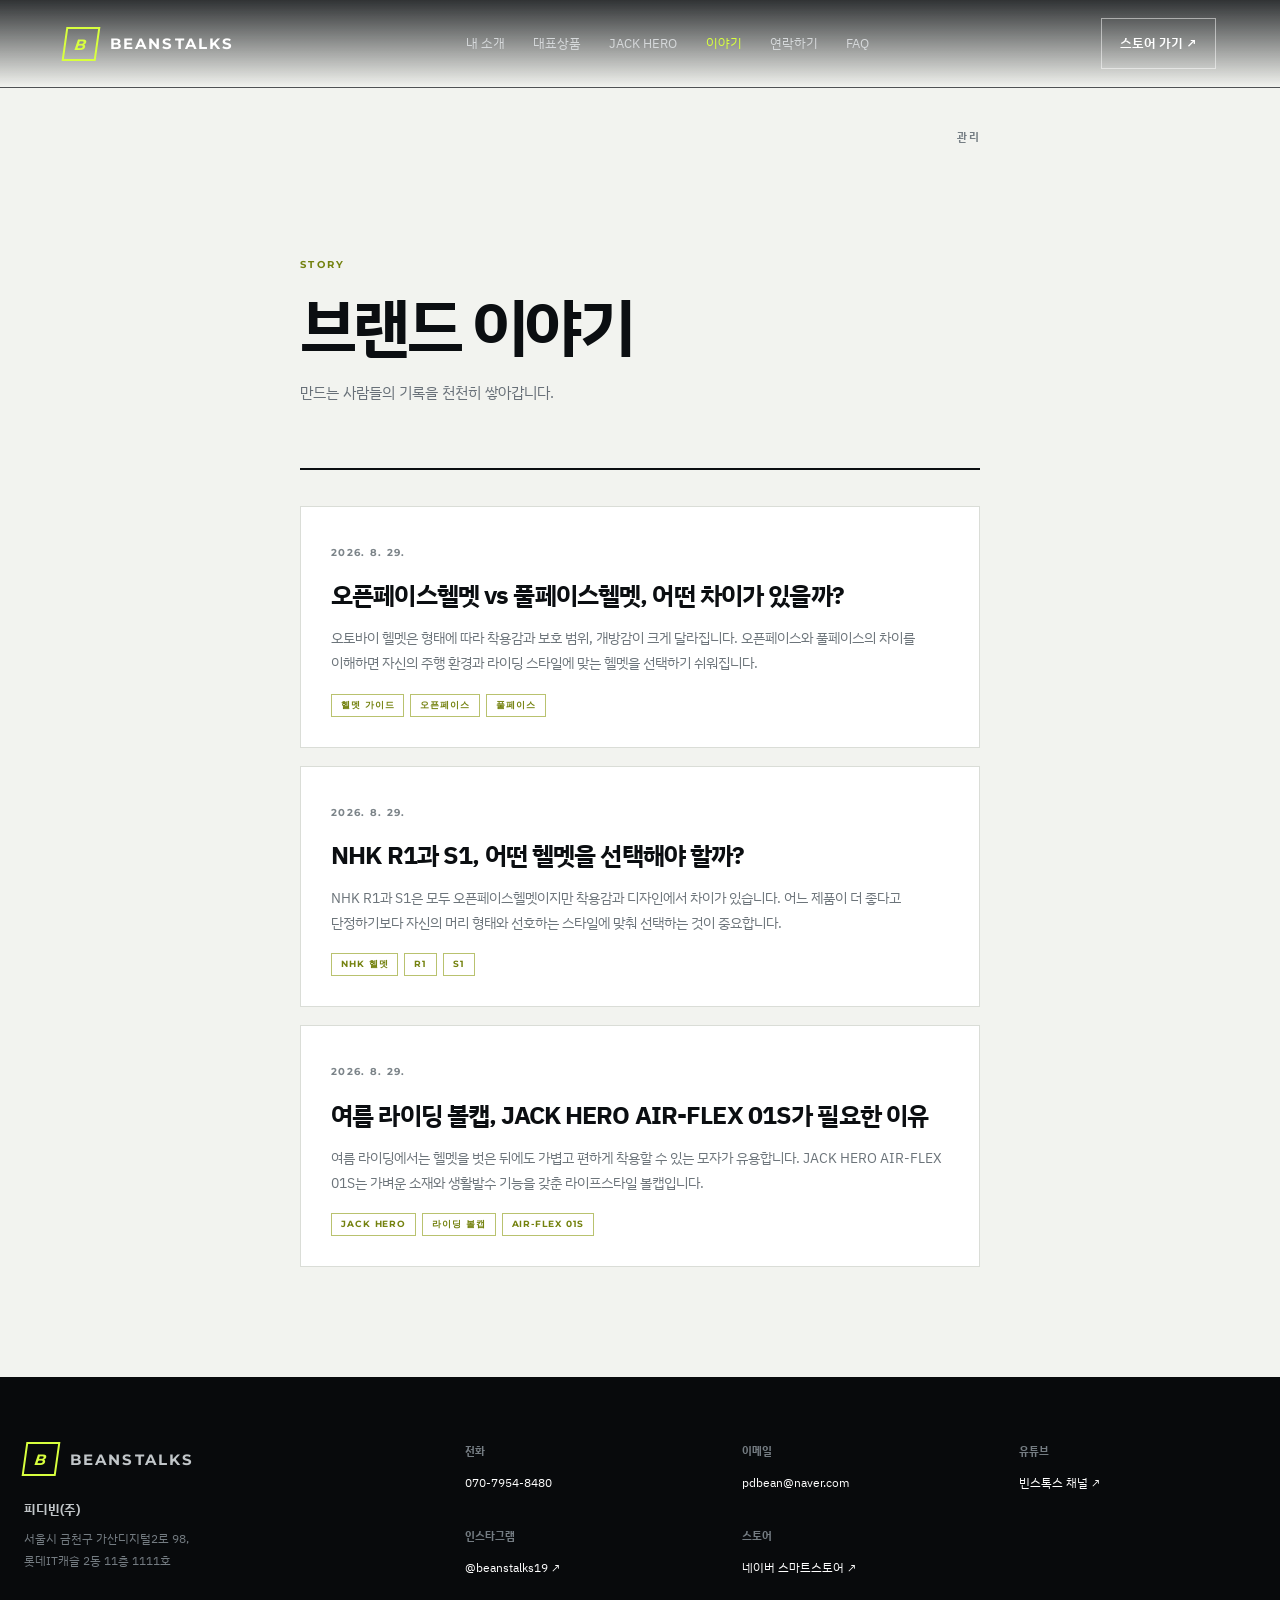
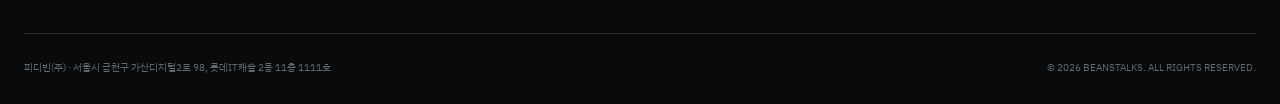
<file: story/index.html>
<!DOCTYPE html>
<html lang="ko">
<head>
<meta charset="UTF-8">
<meta name="viewport" content="width=device-width, initial-scale=1">
<title>바이크 가이드와 라이딩 이야기 | 빈스톡스</title>
<meta name="description" content="헬멧 선택법, 바이크용품 비교와 라이딩 라이프스타일을 초보 라이더도 이해하기 쉽게 설명하는 빈스톡스 가이드입니다.">
<meta name="theme-color" content="#0b0e11">
<link rel="canonical" href="https://beanstalks.kr/story/">
<script type="application/ld+json">
{
  "@context": "https://schema.org",
  "@type": "Blog",
  "@id": "https://beanstalks.kr/story/#blog",
  "name": "빈스톡스 이야기",
  "description": "헬멧 선택법, 바이크용품 비교와 라이딩 라이프스타일을 설명하는 빈스톡스 가이드",
  "url": "https://beanstalks.kr/story/",
  "inLanguage": "ko-KR",
  "publisher": { "@type": "Organization", "name": "빈스톡스", "url": "https://beanstalks.kr/" }
}
</script>
<link rel="stylesheet" href="../styles.css">
<script src="../script.js" defer></script>
<link rel="preconnect" href="https://fonts.googleapis.com">
<link rel="preconnect" href="https://fonts.gstatic.com" crossorigin>
<link href="https://fonts.googleapis.com/css2?family=Noto+Serif+KR:wght@400;600&display=swap" rel="stylesheet">
<style>
:root{
  --bg:#faf9f6;
  --ink:#1c1b18;
  --accent:#8a5a2b;
  --muted:#8b877e;
  --serif:'Noto Serif KR',Georgia,serif;
  --sans:'Pretendard','Apple SD Gothic Neo','Noto Sans KR',system-ui,sans-serif;
}
*{margin:0;padding:0;box-sizing:border-box}
body{background:var(--bg);color:var(--ink);font-family:var(--sans);line-height:1.7;
  -webkit-font-smoothing:antialiased;min-height:100vh}
.story-wrap{max-width:680px;margin:0 auto;padding:0 24px 96px}
header.site{display:flex;justify-content:space-between;align-items:baseline;
  padding:48px 0 0}
header.site .admin-link{font-size:12px;color:var(--muted);text-decoration:none;
  letter-spacing:.04em;border-bottom:1px solid transparent}
header.site .admin-link:hover{color:var(--accent);border-bottom-color:var(--accent)}
.hero{padding:72px 0 56px;border-bottom:1px solid rgba(0,0,0,.08)}
.hero .eyebrow{font-size:12px;letter-spacing:.28em;color:var(--accent);
  text-transform:uppercase;margin-bottom:16px}
.hero h1{font-family:var(--serif);font-weight:600;font-size:clamp(28px,6vw,40px);
  letter-spacing:-.01em;line-height:1.3}
.hero p{margin-top:14px;color:var(--muted);font-size:15px}
.list{list-style:none;padding-top:8px}
.card{border-bottom:1px solid rgba(0,0,0,.08)}
.card a{display:block;text-decoration:none;color:inherit;padding:36px 8px;
  margin:0 -8px;border-radius:10px;transition:background .18s ease,transform .18s ease}
.card a:hover{background:rgba(0,0,0,.028);transform:translateX(4px)}
.card time{font-size:12.5px;color:var(--muted);letter-spacing:.06em}
.card h2{font-family:var(--serif);font-weight:600;font-size:21px;line-height:1.45;
  margin:8px 0 10px;transition:color .18s ease}
.card a:hover h2{color:var(--accent)}
.card .summary{font-size:14.5px;color:var(--muted);line-height:1.75;
  display:-webkit-box;-webkit-line-clamp:2;-webkit-box-orient:vertical;overflow:hidden}
.tags{margin-top:14px;display:flex;gap:6px;flex-wrap:wrap}
.tag{font-size:11.5px;color:var(--accent);border:1px solid color-mix(in srgb,var(--accent) 35%,transparent);
  border-radius:999px;padding:2px 10px;letter-spacing:.03em}
.empty,.error{padding:96px 0;text-align:center;color:var(--muted);font-size:15px}
.empty strong{display:block;font-family:var(--serif);font-size:19px;color:var(--ink);
  margin-bottom:10px;font-weight:600}
@media (max-width:480px){
  .hero{padding:56px 0 40px}
  .card a{padding:28px 4px;margin:0 -4px}
}
</style>
<link rel="stylesheet" href="blog.css">
</head>
<!-- ═══════════════════════════════════════════════════════════
     이 파일은 "혼자서도 열리는" 독립 페이지입니다.
     내 사이트에 이식할 때는 아래 두 슬롯을 반드시 채우세요.
       ① HEADER 슬롯 : 홈페이지의 로고 + 네비게이션 + 모바일 메뉴를 그대로 복사
       ② FOOTER 슬롯 : 홈페이지의 푸터를 그대로 복사
     색·서체는 :root 의 CSS 변수를 홈페이지 값으로 바꾸면 됩니다.
     (본문 폭 --- .wrap 의 max-width 680px --- 은 가독성을 위해 유지 권장)
     ═══════════════════════════════════════════════════════════ -->
<body class="blog-page">

<a class="skip-link" href="#story-list">본문 바로가기</a>
<header class="site-header" id="site-header">
  <a class="brand" href="../index.html" aria-label="빈스톡스 홈"><span class="brand-mark">B</span><span>BEANSTALKS</span></a>
  <nav class="desktop-nav" aria-label="주요 메뉴"><a href="../story.html">내 소개</a><a href="../index.html#products">대표상품</a><a href="../jack-hero.html">JACK HERO</a><a href="index.html" aria-current="page">이야기</a><a href="../contact.html">연락하기</a><a href="../index.html#faq">FAQ</a></nav>
  <a class="header-shop" href="https://mkt.shopping.naver.com/link/68317bf862fffc0a4a4adfb1" target="_blank" rel="noopener">스토어 가기 <span aria-hidden="true">↗</span></a>
  <button class="menu-toggle" type="button" aria-expanded="false" aria-controls="mobile-menu" aria-label="메뉴 열기"><span></span><span></span></button>
</header>
<nav class="mobile-menu" id="mobile-menu" aria-label="모바일 메뉴">
  <a href="../story.html">내 소개</a><a href="../index.html#products">대표상품</a><a href="../jack-hero.html">JACK HERO</a><a href="index.html" aria-current="page">이야기</a><a href="../contact.html">연락하기</a><a href="../index.html#faq">FAQ</a>
  <a class="mobile-store" href="https://mkt.shopping.naver.com/link/68317bf862fffc0a4a4adfb1" target="_blank" rel="noopener">네이버 스마트스토어 ↗</a>
</nav>

<main class="story-wrap" id="story-list">
  <header class="site">
    <span aria-hidden="true"></span>
    <a class="admin-link" href="admin.html">관리</a>
  </header>
  <section class="hero">
    <p class="eyebrow">Story</p>
    <h1>브랜드 이야기</h1>
    <p>만드는 사람들의 기록을 천천히 쌓아갑니다.</p>
  </section>
  <ul class="list" id="list"></ul>
</main>
<script>
(function(){
  var list = document.getElementById('list');

  function el(tag, cls, text){
    var n = document.createElement(tag);
    if (cls) n.className = cls;
    if (text != null) n.textContent = text;
    return n;
  }

  function fmtDate(s){
    var d = new Date(s + 'T00:00:00');
    if (isNaN(d)) return s || '';
    return d.getFullYear() + '. ' + (d.getMonth()+1) + '. ' + d.getDate() + '.';
  }

  function render(posts){
    if (!Array.isArray(posts) || posts.length === 0){
      var empty = el('div','empty');
      empty.appendChild(el('strong', null, '아직 올라온 글이 없습니다'));
      empty.appendChild(document.createTextNode('첫 번째 이야기를 준비하고 있어요. 곧 만나요.'));
      list.replaceWith(empty);
      return;
    }
    posts = posts.slice().sort(function(a,b){
      return String(b.date||'').localeCompare(String(a.date||''));
    });
    posts.forEach(function(p){
      var li = el('li','card');
      var a = el('a');
      a.href = p.url ? String(p.url) : 'post.html?id=' + encodeURIComponent(p.id || '');
      var t = el('time', null, fmtDate(p.date));
      t.setAttribute('datetime', String(p.date||''));
      a.appendChild(t);
      a.appendChild(el('h2', null, String(p.title || '(제목 없음)')));
      if (p.summary) a.appendChild(el('p','summary', String(p.summary)));
      if (Array.isArray(p.tags) && p.tags.length){
        var tags = el('div','tags');
        p.tags.forEach(function(tg){ tags.appendChild(el('span','tag', String(tg))); });
        a.appendChild(tags);
      }
      li.appendChild(a);
      list.appendChild(li);
    });
  }

  fetch('posts.json', {cache:'no-store'})
    .then(function(r){ if(!r.ok) throw new Error(r.status); return r.json(); })
    .then(render)
    .catch(function(){
      list.replaceWith(el('div','error','글 목록을 불러오지 못했습니다. 잠시 후 새로고침해 주세요.'));
    });
})();
</script>

<footer class="site-footer"><div class="wrap footer-top"><div class="footer-company"><a class="brand" href="../index.html"><span class="brand-mark">B</span><span>BEANSTALKS</span></a><p>피디빈(주)</p><address>서울시 금천구 가산디지털2로 98,<br>롯데IT캐슬 2동 11층 1111호</address></div><div class="footer-info"><p><b>전화</b><span><a href="tel:070-7954-8480">070-7954-8480</a></span></p><p><b>이메일</b><span><a href="mailto:pdbean@naver.com">pdbean@naver.com</a></span></p><p><b>유튜브</b><span><a href="https://www.youtube.com/@%EB%B9%88%EC%8A%A4%ED%86%A1%EC%8A%A4" target="_blank" rel="noopener">빈스톡스 채널 ↗</a></span></p><p><b>인스타그램</b><span><a href="https://www.instagram.com/beanstalks19/" target="_blank" rel="noopener">@beanstalks19 ↗</a></span></p><p><b>스토어</b><span><a href="https://mkt.shopping.naver.com/link/68317bf862fffc0a4a4adfb1" target="_blank" rel="noopener">네이버 스마트스토어 ↗</a></span></p></div></div><div class="wrap footer-bottom"><p>피디빈(주) · 서울시 금천구 가산디지털2로 98, 롯데IT캐슬 2동 11층 1111호</p><p>© <span id="year"></span> BEANSTALKS. ALL RIGHTS RESERVED.</p></div></footer>

</body>
</html>
</file>
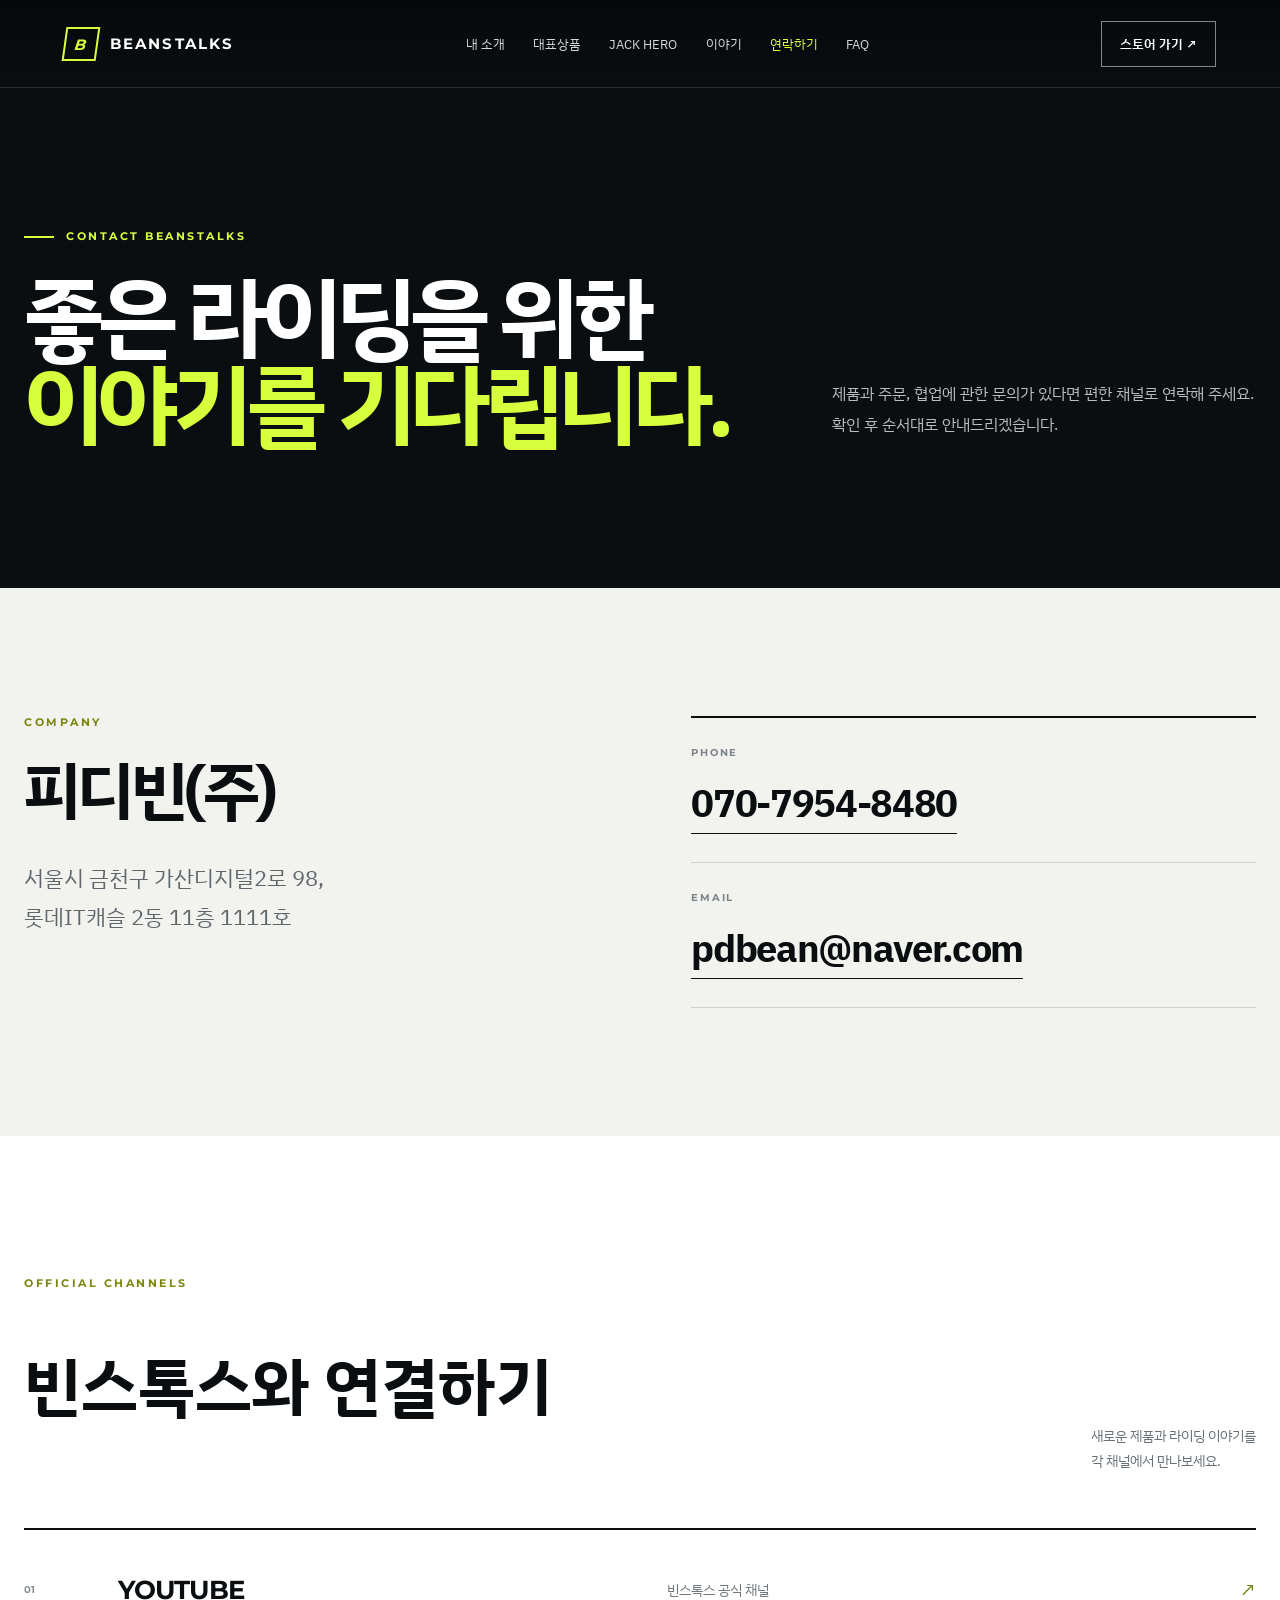
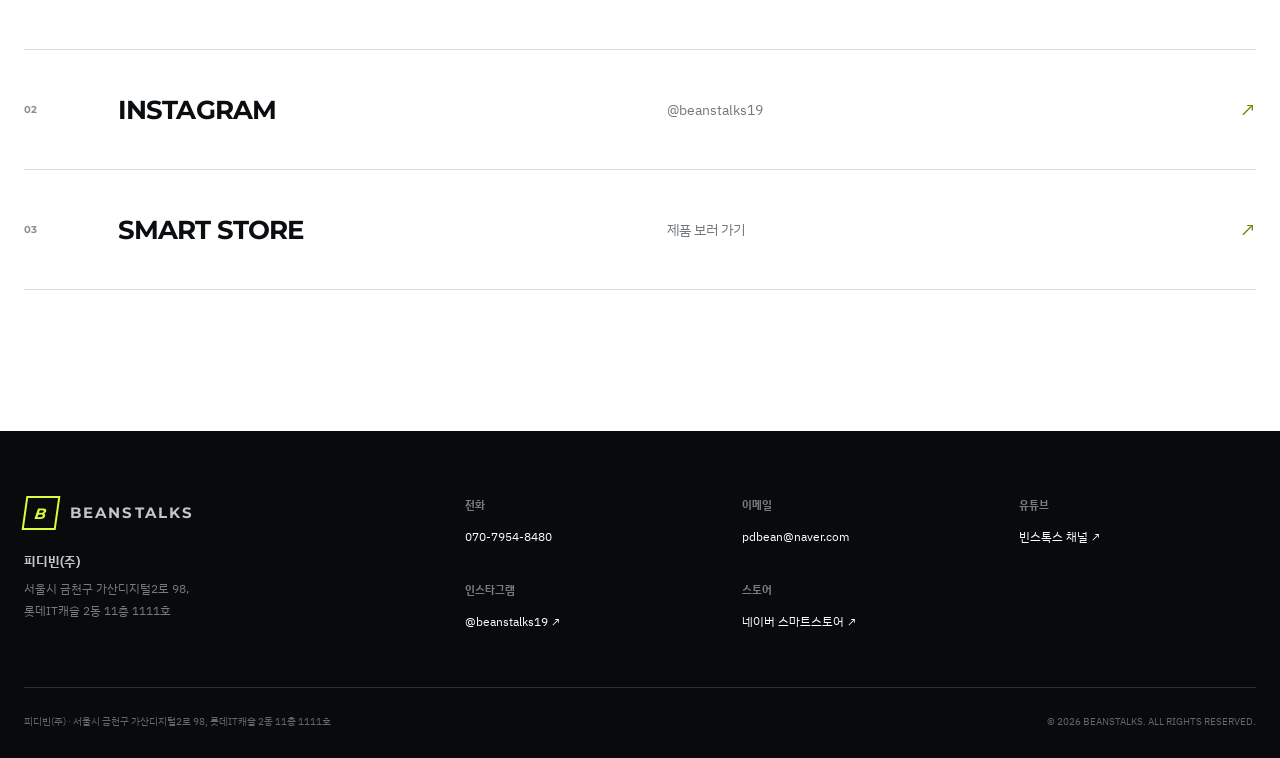
<file: contact.html>
<!doctype html>
<html lang="ko">
<head>
  <meta charset="utf-8">
  <meta name="viewport" content="width=device-width, initial-scale=1">
  <meta name="description" content="빈스톡스를 운영하는 피디빈(주)의 서울 금천구 주소, 전화번호, 이메일과 유튜브·인스타그램·스마트스토어 공식 채널을 안내합니다.">
  <meta name="theme-color" content="#0b0e11">
  <title>연락하기 | 빈스톡스·피디빈(주)</title>
  <link rel="canonical" href="https://beanstalks.kr/contact.html">
  <link rel="stylesheet" href="styles.css">
  <link rel="stylesheet" href="contact.css">
  <script src="script.js" defer></script>
</head>
<body class="contact-page">
  <a class="skip-link" href="#contact-content">본문 바로가기</a>
  <header class="site-header" id="site-header">
    <a class="brand" href="index.html" aria-label="빈스톡스 홈"><span class="brand-mark">B</span><span>BEANSTALKS</span></a>
    <nav class="desktop-nav" aria-label="주요 메뉴"><a href="story.html">내 소개</a><a href="index.html#products">대표상품</a><a href="jack-hero.html">JACK HERO</a><a href="story/">이야기</a><a href="contact.html" aria-current="page">연락하기</a><a href="index.html#faq">FAQ</a></nav>
    <a class="header-shop" href="https://mkt.shopping.naver.com/link/68317bf862fffc0a4a4adfb1" target="_blank" rel="noopener">스토어 가기 <span aria-hidden="true">↗</span></a>
    <button class="menu-toggle" type="button" aria-expanded="false" aria-controls="mobile-menu" aria-label="메뉴 열기"><span></span><span></span></button>
  </header>
  <nav class="mobile-menu" id="mobile-menu" aria-label="모바일 메뉴">
    <a href="story.html">내 소개</a><a href="index.html#products">대표상품</a><a href="jack-hero.html">JACK HERO</a><a href="story/">이야기</a><a href="contact.html" aria-current="page">연락하기</a><a href="index.html#faq">FAQ</a>
    <a class="mobile-store" href="https://mkt.shopping.naver.com/link/68317bf862fffc0a4a4adfb1" target="_blank" rel="noopener">네이버 스마트스토어 ↗</a>
  </nav>

  <main id="contact-content">
    <section class="contact-hero">
      <div class="wrap contact-hero-grid">
        <div class="reveal"><p class="eyebrow"><span></span> CONTACT BEANSTALKS</p><h1>좋은 라이딩을 위한<br><em>이야기를 기다립니다.</em></h1></div>
        <p class="contact-intro reveal">제품과 주문, 협업에 관한 문의가 있다면 편한 채널로 연락해 주세요. 확인 후 순서대로 안내드리겠습니다.</p>
      </div>
    </section>

    <section class="contact-details">
      <div class="wrap contact-grid">
        <div class="contact-company reveal">
          <p class="kicker">COMPANY</p>
          <h2>피디빈(주)</h2>
          <address>서울시 금천구 가산디지털2로 98,<br>롯데IT캐슬 2동 11층 1111호</address>
        </div>
        <div class="contact-direct reveal">
          <article><span>PHONE</span><a href="tel:070-7954-8480">070-7954-8480</a></article>
          <article><span>EMAIL</span><a href="mailto:pdbean@naver.com">pdbean@naver.com</a></article>
        </div>
      </div>
    </section>

    <section class="contact-channels">
      <div class="wrap">
        <div class="section-row reveal"><div><p class="kicker">OFFICIAL CHANNELS</p><h2>빈스톡스와 연결하기</h2></div><p>새로운 제품과 라이딩 이야기를<br>각 채널에서 만나보세요.</p></div>
        <div class="channel-list reveal">
          <a href="https://www.youtube.com/@%EB%B9%88%EC%8A%A4%ED%86%A1%EC%8A%A4" target="_blank" rel="noopener"><span>01</span><b>YOUTUBE</b><em>빈스톡스 공식 채널</em><i>↗</i></a>
          <a href="https://www.instagram.com/beanstalks19/" target="_blank" rel="noopener"><span>02</span><b>INSTAGRAM</b><em>@beanstalks19</em><i>↗</i></a>
          <a href="https://mkt.shopping.naver.com/link/68317bf862fffc0a4a4adfb1" target="_blank" rel="noopener"><span>03</span><b>SMART STORE</b><em>제품 보러 가기</em><i>↗</i></a>
        </div>
      </div>
    </section>
  </main>

  <footer class="site-footer"><div class="wrap footer-top"><div class="footer-company"><a class="brand" href="index.html"><span class="brand-mark">B</span><span>BEANSTALKS</span></a><p>피디빈(주)</p><address>서울시 금천구 가산디지털2로 98,<br>롯데IT캐슬 2동 11층 1111호</address></div><div class="footer-info"><p><b>전화</b><span><a href="tel:070-7954-8480">070-7954-8480</a></span></p><p><b>이메일</b><span><a href="mailto:pdbean@naver.com">pdbean@naver.com</a></span></p><p><b>유튜브</b><span><a href="https://www.youtube.com/@%EB%B9%88%EC%8A%A4%ED%86%A1%EC%8A%A4" target="_blank" rel="noopener">빈스톡스 채널 ↗</a></span></p><p><b>인스타그램</b><span><a href="https://www.instagram.com/beanstalks19/" target="_blank" rel="noopener">@beanstalks19 ↗</a></span></p><p><b>스토어</b><span><a href="https://mkt.shopping.naver.com/link/68317bf862fffc0a4a4adfb1" target="_blank" rel="noopener">네이버 스마트스토어 ↗</a></span></p></div></div><div class="wrap footer-bottom"><p>피디빈(주) · 서울시 금천구 가산디지털2로 98, 롯데IT캐슬 2동 11층 1111호</p><p>© <span id="year"></span> BEANSTALKS. ALL RIGHTS RESERVED.</p></div></footer>
</body>
</html>
</file>
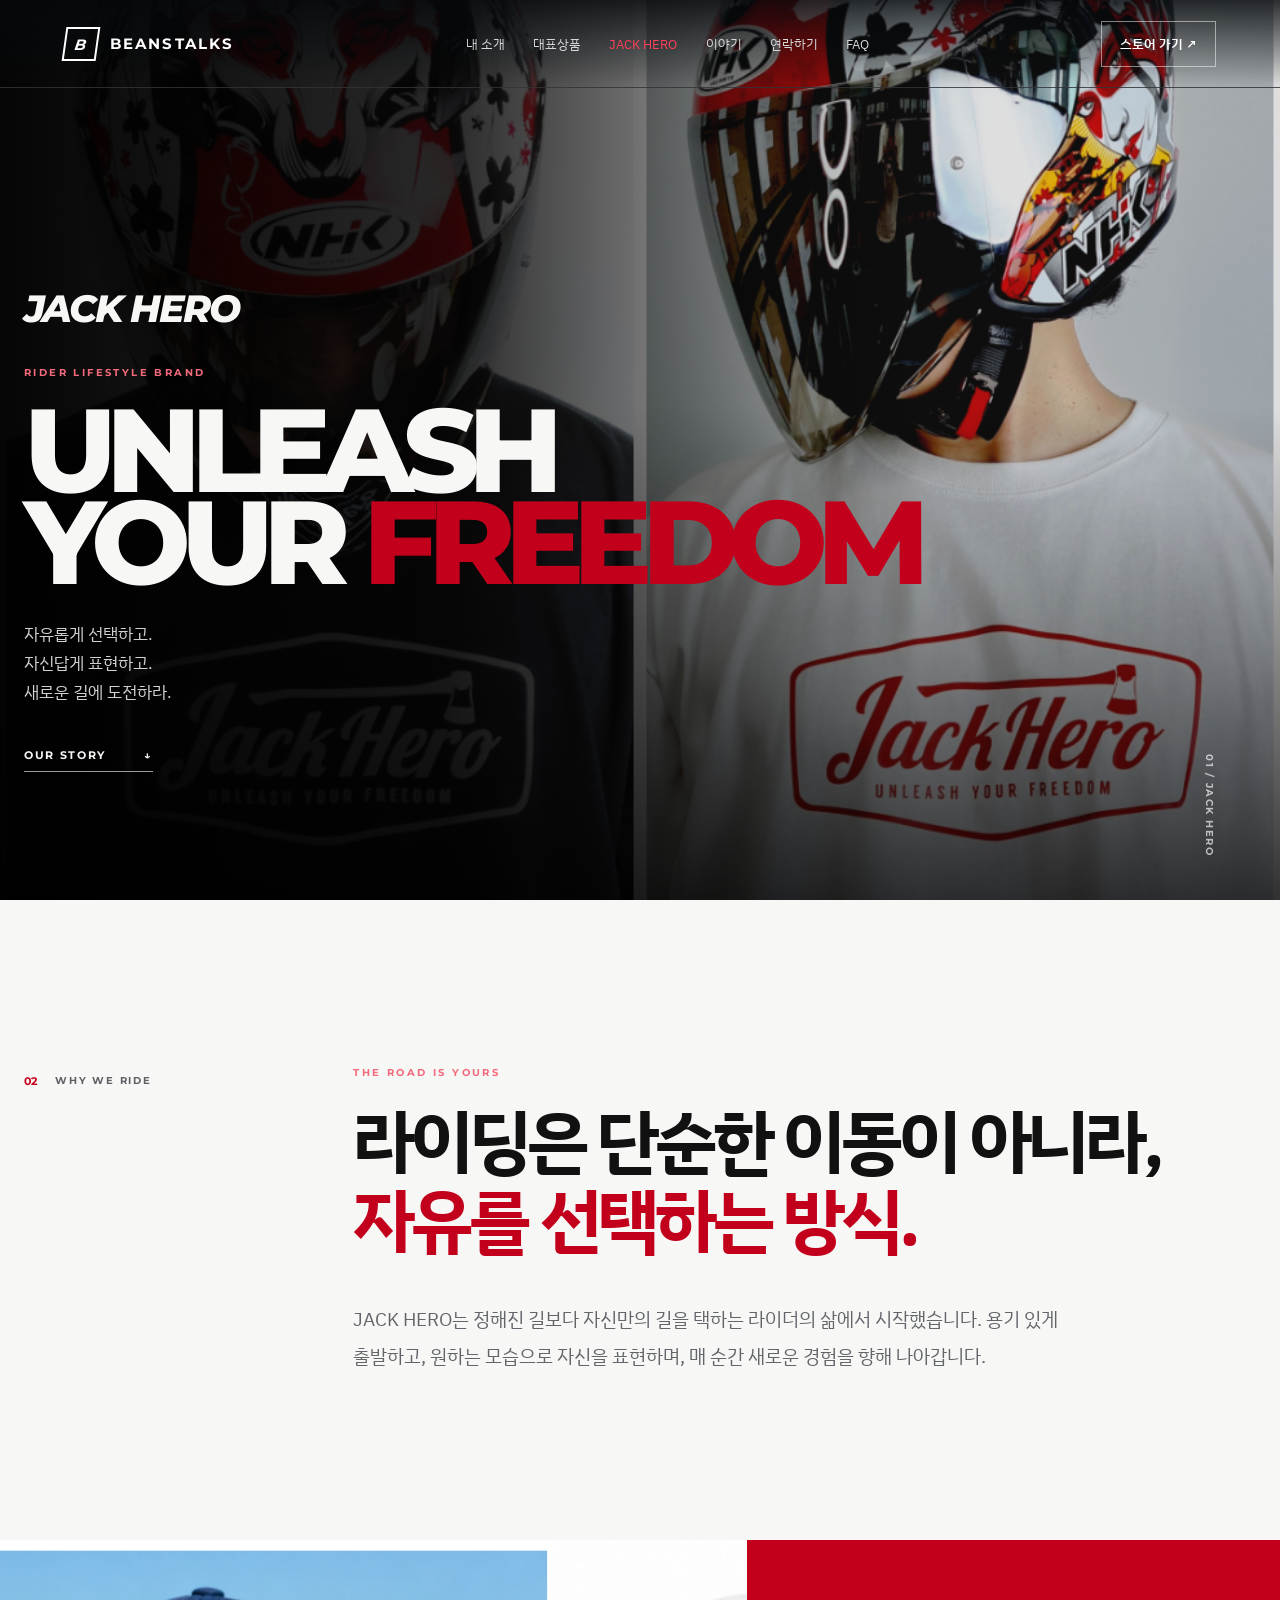
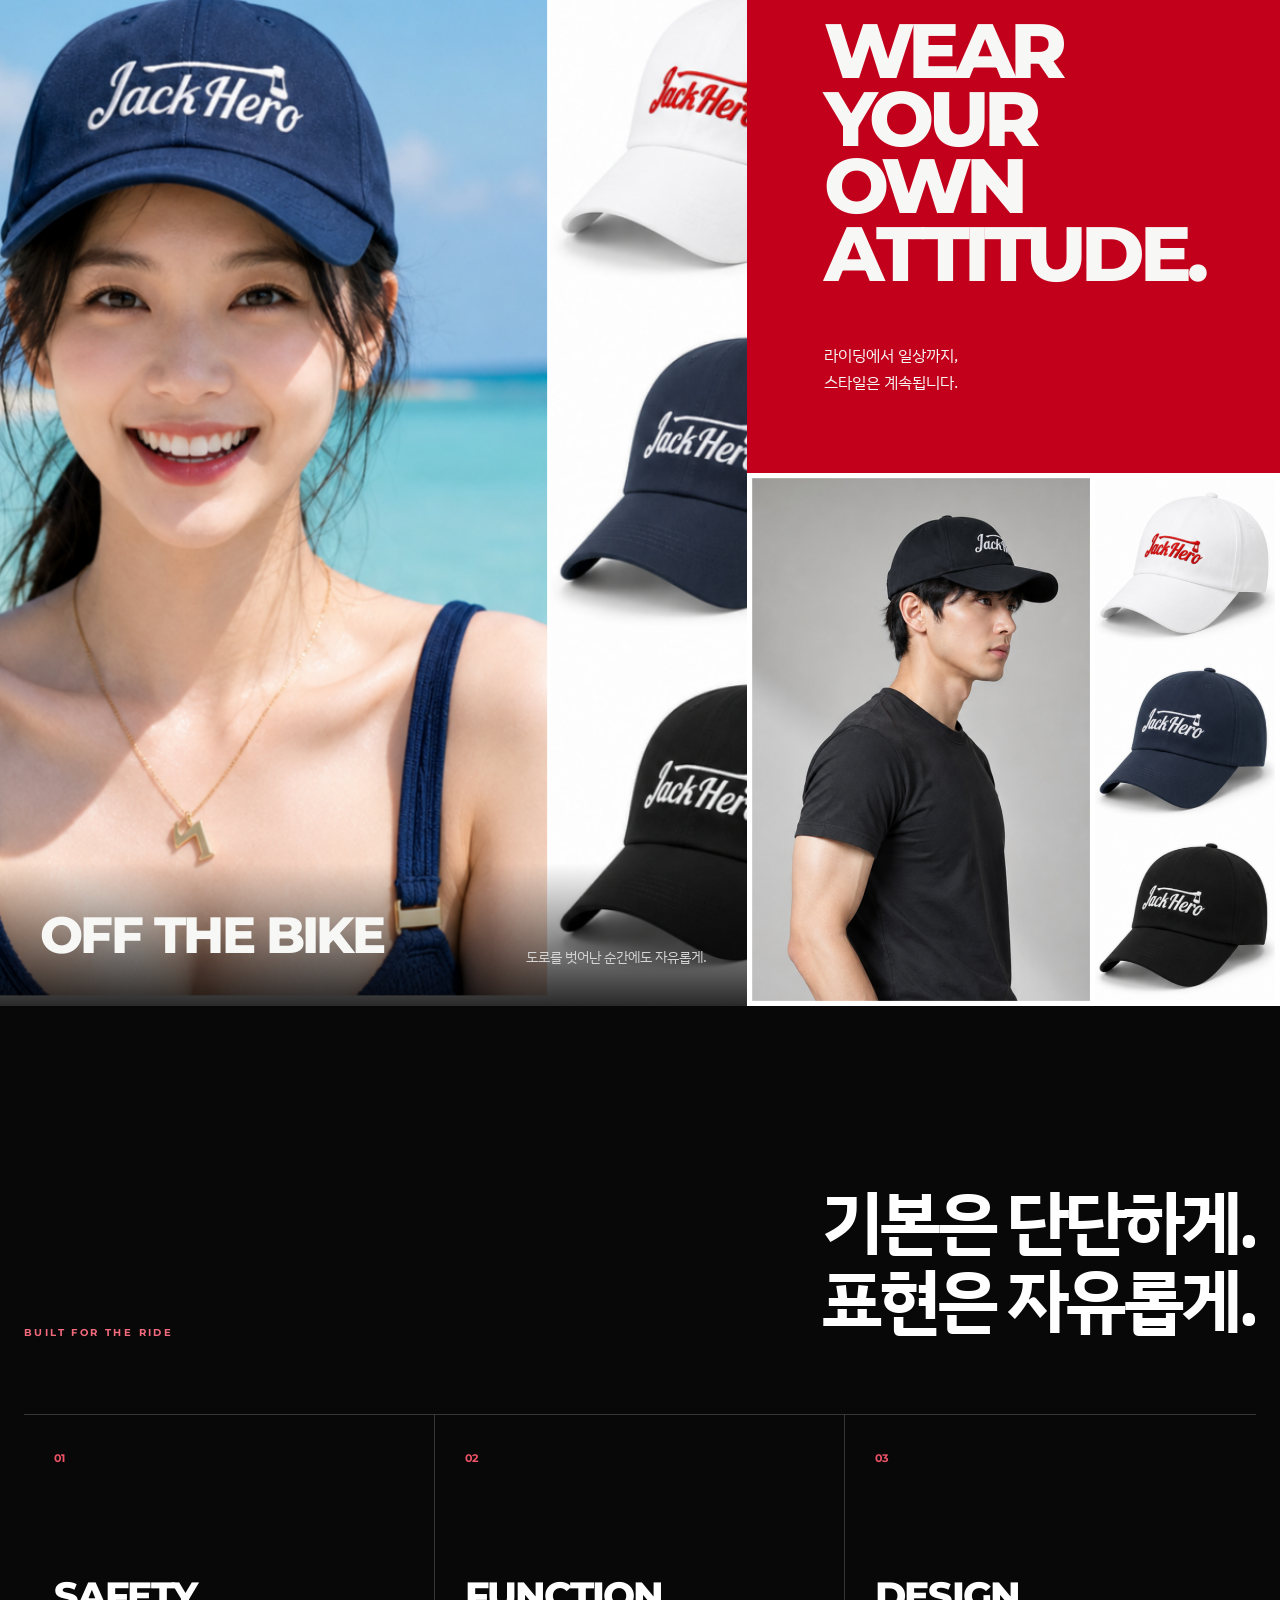
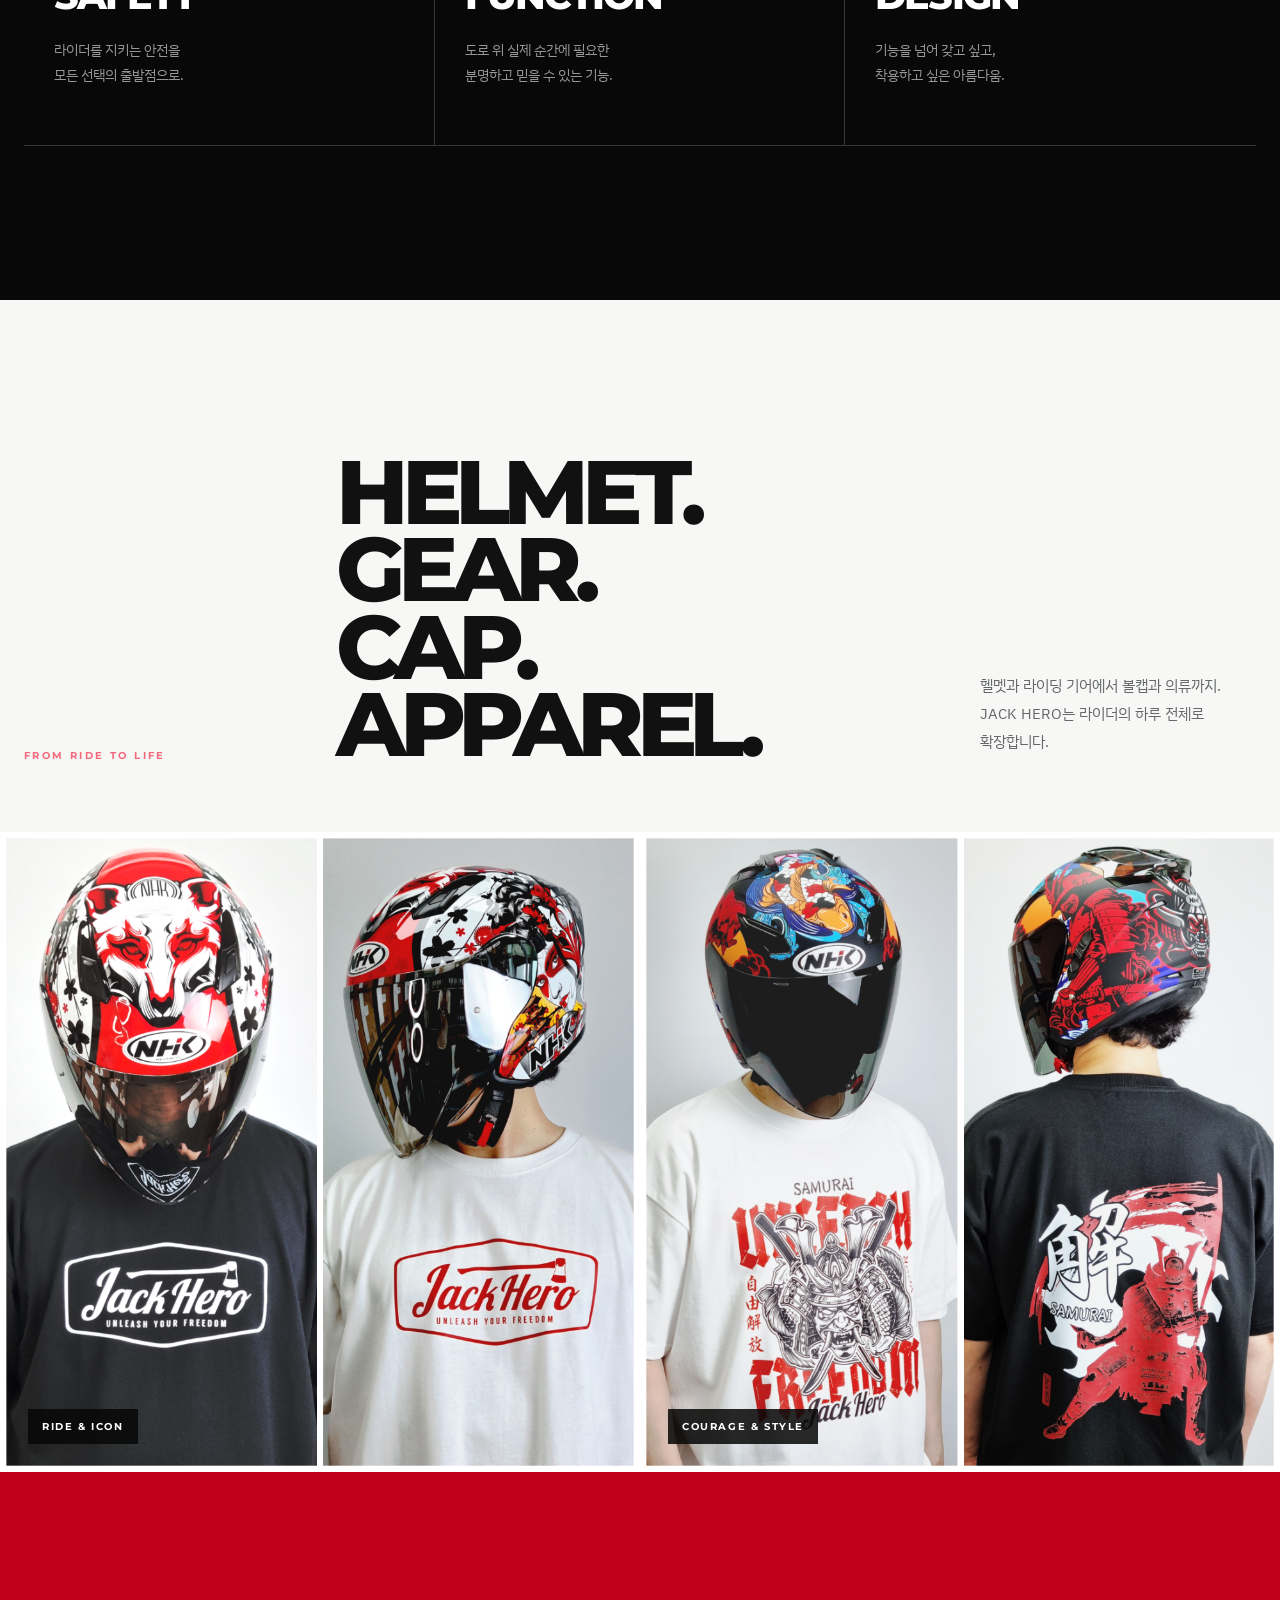
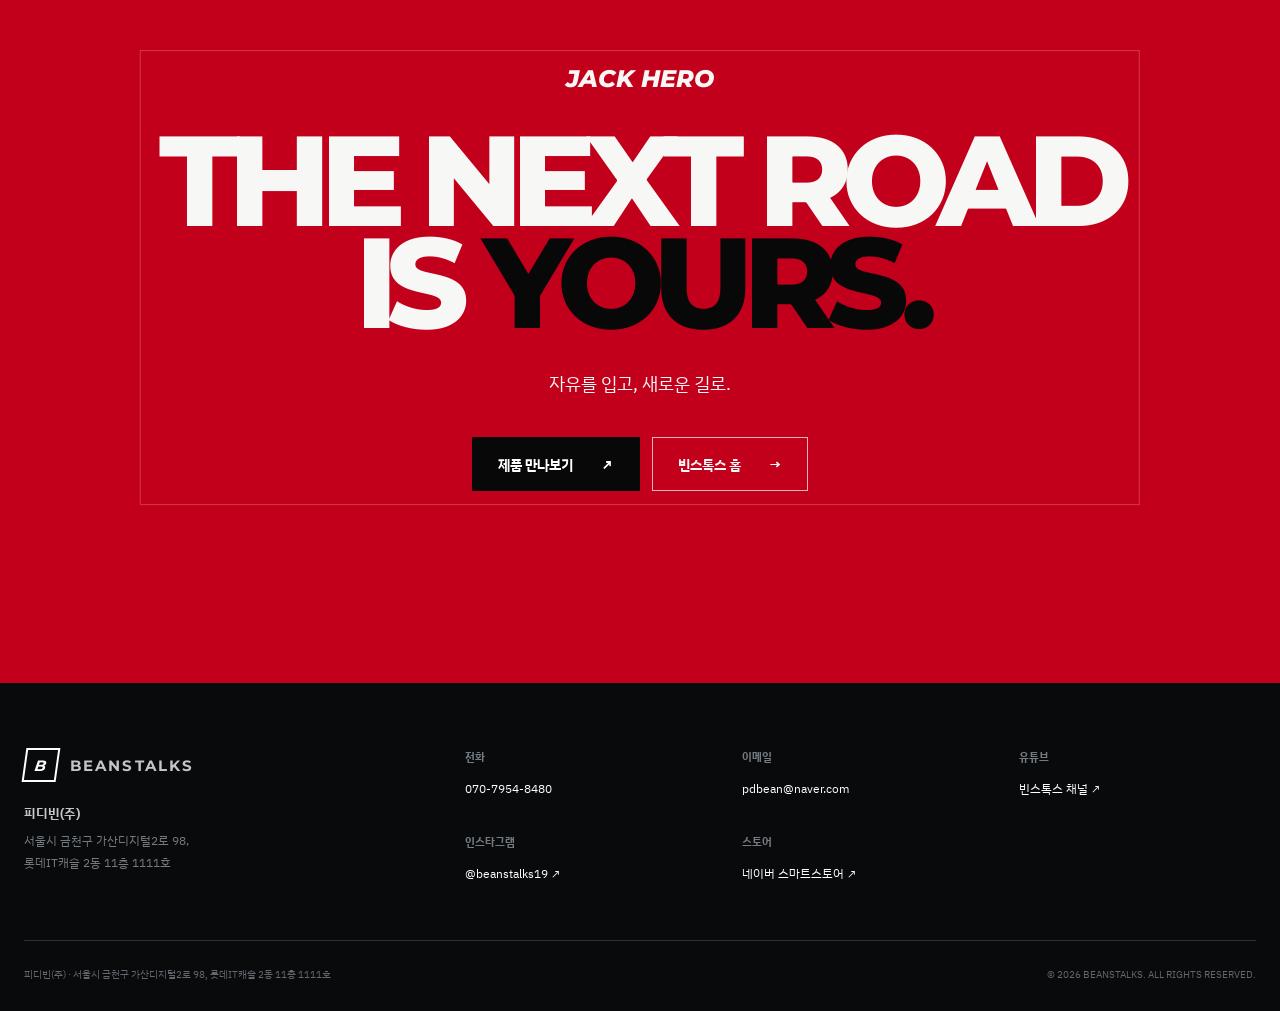
<file: jack-hero.html>
<!doctype html>
<html lang="ko">
<head>
  <meta charset="utf-8">
  <meta name="viewport" content="width=device-width, initial-scale=1">
  <meta name="description" content="안전, 기능성, 디자인을 결합해 헬멧과 라이딩 기어부터 볼캡과 의류까지 확장하는 라이더 라이프스타일 브랜드 JACK HERO를 소개합니다.">
  <meta name="theme-color" content="#080808">
  <meta property="og:type" content="website">
  <meta property="og:title" content="JACK HERO | Unleash Your Freedom">
  <meta property="og:description" content="안전, 기능성, 디자인을 결합한 라이더 라이프스타일 브랜드.">
  <meta property="og:image" content="https://beanstalks.kr/assets/jackhero-tee-logo.png">
  <meta property="og:url" content="https://beanstalks.kr/jack-hero.html">
  <title>JACK HERO | 라이더 라이프스타일 브랜드</title>
  <link rel="canonical" href="https://beanstalks.kr/jack-hero.html">
  <script type="application/ld+json">
  {
    "@context": "https://schema.org",
    "@type": "Brand",
    "@id": "https://beanstalks.kr/jack-hero.html#brand",
    "name": "JACK HERO",
    "slogan": "UNLEASH YOUR FREEDOM",
    "url": "https://beanstalks.kr/jack-hero.html",
    "description": "안전, 기능성, 디자인을 결합해 라이더의 자유로운 라이프스타일을 제안하는 브랜드입니다."
  }
  </script>
  <link rel="stylesheet" href="styles.css">
  <link rel="stylesheet" href="jack-hero.css">
  <script src="script.js" defer></script>
</head>
<body class="jack-page">
  <a class="skip-link" href="#jack-content">본문 바로가기</a>
  <header class="site-header" id="site-header">
    <a class="brand" href="index.html" aria-label="빈스톡스 홈"><span class="brand-mark">B</span><span>BEANSTALKS</span></a>
    <nav class="desktop-nav" aria-label="주요 메뉴"><a href="story.html">내 소개</a><a href="index.html#products">대표상품</a><a href="jack-hero.html" aria-current="page">JACK HERO</a><a href="story/">이야기</a><a href="contact.html">연락하기</a><a href="index.html#faq">FAQ</a></nav>
    <a class="header-shop" href="https://mkt.shopping.naver.com/link/68317bf862fffc0a4a4adfb1" target="_blank" rel="noopener">스토어 가기 <span aria-hidden="true">↗</span></a>
    <button class="menu-toggle" type="button" aria-expanded="false" aria-controls="mobile-menu" aria-label="메뉴 열기"><span></span><span></span></button>
  </header>
  <nav class="mobile-menu" id="mobile-menu" aria-label="모바일 메뉴">
    <a href="story.html">내 소개</a><a href="index.html#products">대표상품</a><a href="jack-hero.html" aria-current="page">JACK HERO</a><a href="story/">이야기</a><a href="contact.html">연락하기</a><a href="index.html#faq">FAQ</a>
    <a class="mobile-store" href="https://mkt.shopping.naver.com/link/68317bf862fffc0a4a4adfb1" target="_blank" rel="noopener">네이버 스마트스토어 ↗</a>
  </nav>

  <main id="jack-content">
    <section class="jh-hero">
      <div class="jh-hero-image" role="img" aria-label="JACK HERO 티셔츠와 헬멧을 착용한 라이더"></div>
      <div class="jh-hero-shade"></div>
      <div class="wrap jh-hero-inner">
        <p class="jh-brand-name">JACK HERO</p>
        <p class="jh-overline">RIDER LIFESTYLE BRAND</p>
        <h1>UNLEASH<br>YOUR <em>FREEDOM</em></h1>
        <p class="jh-hero-copy">자유롭게 선택하고.<br>자신답게 표현하고.<br>새로운 길에 도전하라.</p>
        <a class="jh-scroll" href="#manifesto">OUR STORY <span>↓</span></a>
      </div>
      <p class="jh-hero-index">01 / JACK HERO</p>
    </section>

    <section class="jh-manifesto" id="manifesto">
      <div class="wrap jh-manifesto-grid">
        <div class="jh-section-mark reveal"><span>02</span><p>WHY WE RIDE</p></div>
        <div class="jh-manifesto-copy reveal">
          <p class="jh-kicker">THE ROAD IS YOURS</p>
          <h2>라이딩은 단순한 이동이 아니라,<br><em>자유를 선택하는 방식.</em></h2>
          <p>JACK HERO는 정해진 길보다 자신만의 길을 택하는 라이더의 삶에서 시작했습니다. 용기 있게 출발하고, 원하는 모습으로 자신을 표현하며, 매 순간 새로운 경험을 향해 나아갑니다.</p>
        </div>
      </div>
    </section>

    <section class="jh-editorial" aria-label="JACK HERO 라이프스타일">
      <figure class="jh-editorial-large reveal"><img src="assets/jackhero-cap-woman.png" alt="바닷가에서 JACK HERO 네이비 볼캡을 착용한 모습" loading="lazy"><figcaption><b>OFF THE BIKE</b><span>도로를 벗어난 순간에도 자유롭게.</span></figcaption></figure>
      <div class="jh-editorial-copy reveal"><p>WEAR YOUR<br>OWN ATTITUDE.</p><span>라이딩에서 일상까지,<br>스타일은 계속됩니다.</span></div>
      <figure class="jh-editorial-small reveal"><img src="assets/jackhero-cap-man.png" alt="JACK HERO 블랙 볼캡을 착용한 모습" loading="lazy"></figure>
    </section>

    <section class="jh-values">
      <div class="wrap">
        <div class="jh-values-head reveal"><p class="jh-kicker">BUILT FOR THE RIDE</p><h2>기본은 단단하게.<br>표현은 자유롭게.</h2></div>
        <div class="jh-value-grid">
          <article class="reveal"><span>01</span><h3>SAFETY</h3><p>라이더를 지키는 안전을<br>모든 선택의 출발점으로.</p></article>
          <article class="reveal"><span>02</span><h3>FUNCTION</h3><p>도로 위 실제 순간에 필요한<br>분명하고 믿을 수 있는 기능.</p></article>
          <article class="reveal"><span>03</span><h3>DESIGN</h3><p>기능을 넘어 갖고 싶고,<br>착용하고 싶은 아름다움.</p></article>
        </div>
      </div>
    </section>

    <section class="jh-range">
      <div class="wrap jh-range-head reveal"><p class="jh-kicker">FROM RIDE TO LIFE</p><h2>HELMET. GEAR.<br>CAP. APPAREL.</h2><p>헬멧과 라이딩 기어에서 볼캡과 의류까지.<br>JACK HERO는 라이더의 하루 전체로 확장합니다.</p></div>
      <div class="jh-range-gallery">
        <figure class="reveal"><img src="assets/jackhero-tee-logo.png" alt="JACK HERO 로고 티셔츠와 헬멧 스타일링" loading="lazy"><figcaption>RIDE &amp; ICON</figcaption></figure>
        <figure class="reveal"><img src="assets/jackhero-tee-samurai.png" alt="JACK HERO 사무라이 그래픽 티셔츠와 헬멧 스타일링" loading="lazy"><figcaption>COURAGE &amp; STYLE</figcaption></figure>
      </div>
    </section>

    <section class="jh-closing">
      <div class="wrap reveal">
        <p class="jh-wordmark">JACK HERO</p>
        <h2>THE NEXT ROAD<br>IS <em>YOURS.</em></h2>
        <p>자유를 입고, 새로운 길로.</p>
        <div class="jh-closing-actions"><a class="button jh-primary" href="https://mkt.shopping.naver.com/link/68317bf862fffc0a4a4adfb1" target="_blank" rel="noopener">제품 만나보기 <span>↗</span></a><a class="button jh-ghost" href="index.html">빈스톡스 홈 <span>→</span></a></div>
      </div>
    </section>
  </main>

  <footer class="site-footer"><div class="wrap footer-top"><div class="footer-company"><a class="brand" href="index.html"><span class="brand-mark">B</span><span>BEANSTALKS</span></a><p>피디빈(주)</p><address>서울시 금천구 가산디지털2로 98,<br>롯데IT캐슬 2동 11층 1111호</address></div><div class="footer-info"><p><b>전화</b><span><a href="tel:070-7954-8480">070-7954-8480</a></span></p><p><b>이메일</b><span><a href="mailto:pdbean@naver.com">pdbean@naver.com</a></span></p><p><b>유튜브</b><span><a href="https://www.youtube.com/@%EB%B9%88%EC%8A%A4%ED%86%A1%EC%8A%A4" target="_blank" rel="noopener">빈스톡스 채널 ↗</a></span></p><p><b>인스타그램</b><span><a href="https://www.instagram.com/beanstalks19/" target="_blank" rel="noopener">@beanstalks19 ↗</a></span></p><p><b>스토어</b><span><a href="https://mkt.shopping.naver.com/link/68317bf862fffc0a4a4adfb1" target="_blank" rel="noopener">네이버 스마트스토어 ↗</a></span></p></div></div><div class="wrap footer-bottom"><p>피디빈(주) · 서울시 금천구 가산디지털2로 98, 롯데IT캐슬 2동 11층 1111호</p><p>© <span id="year"></span> BEANSTALKS. ALL RIGHTS RESERVED.</p></div></footer>
</body>
</html>
</file>
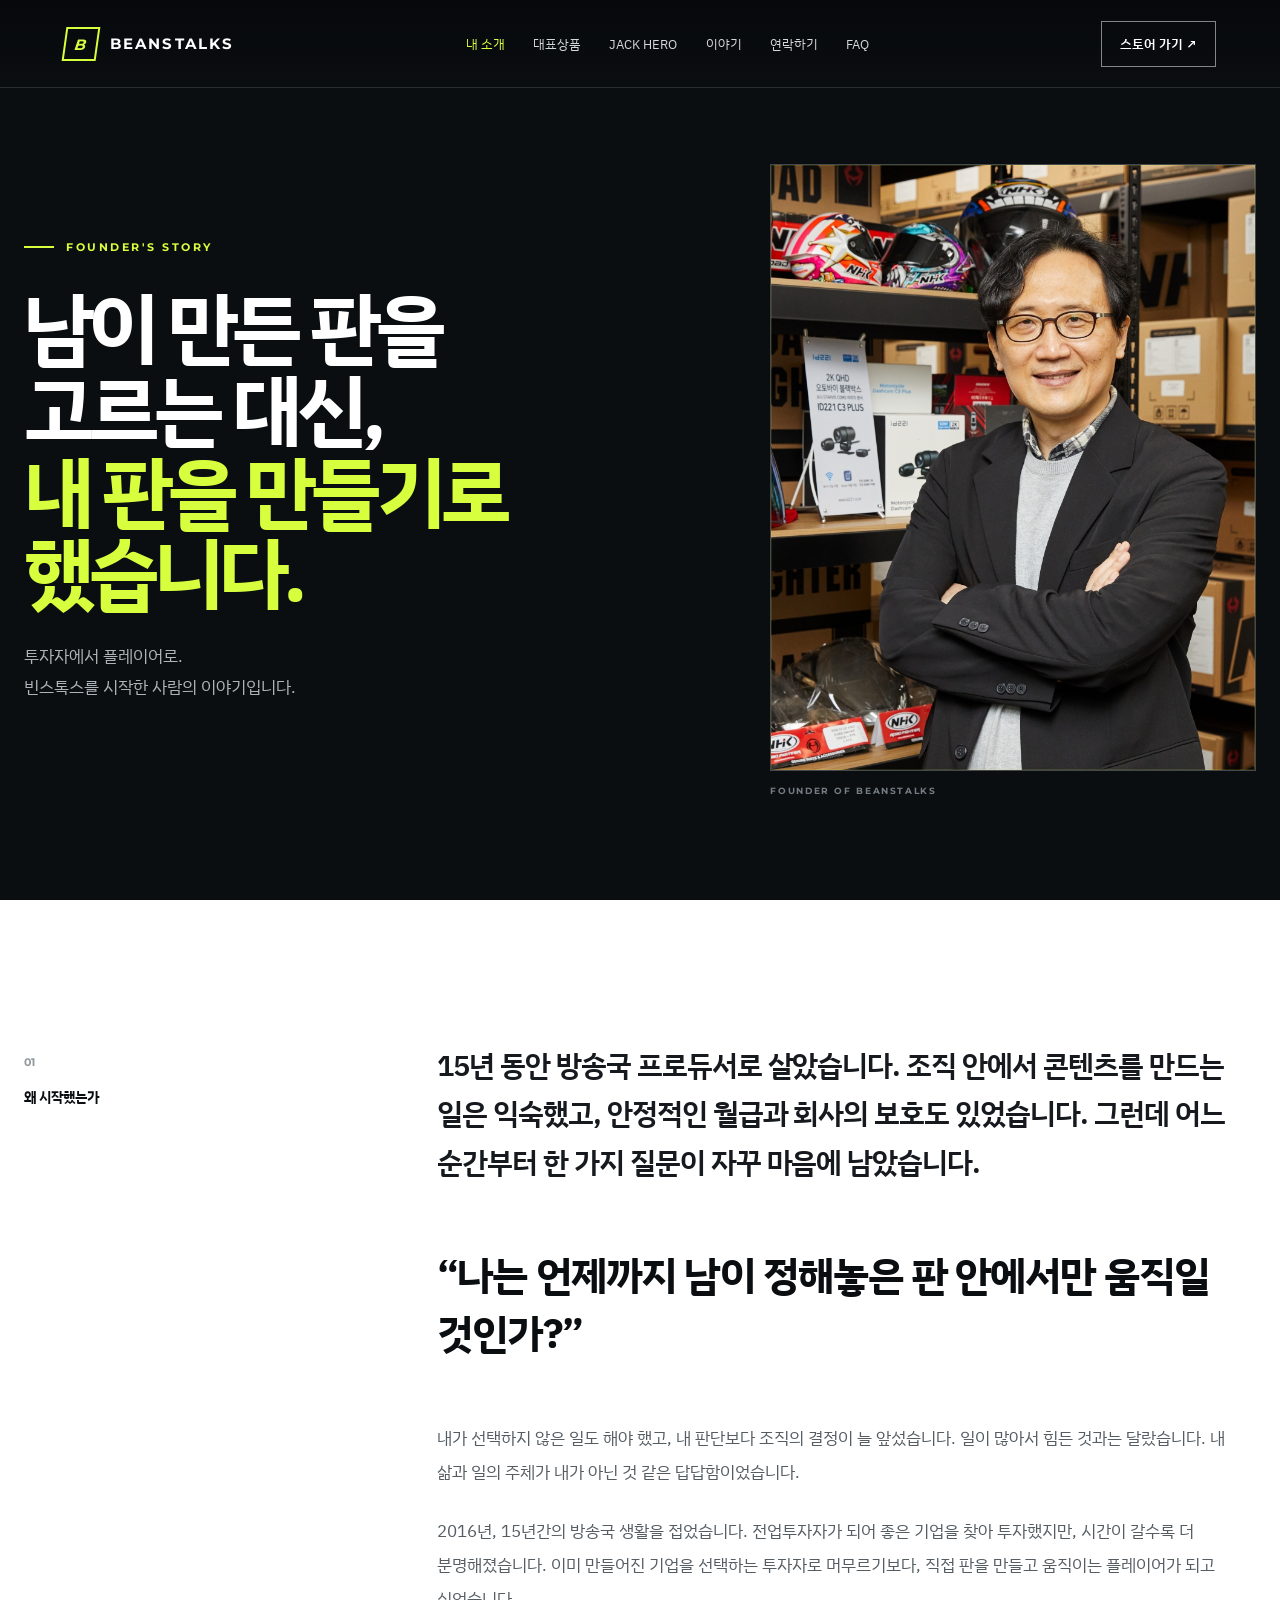
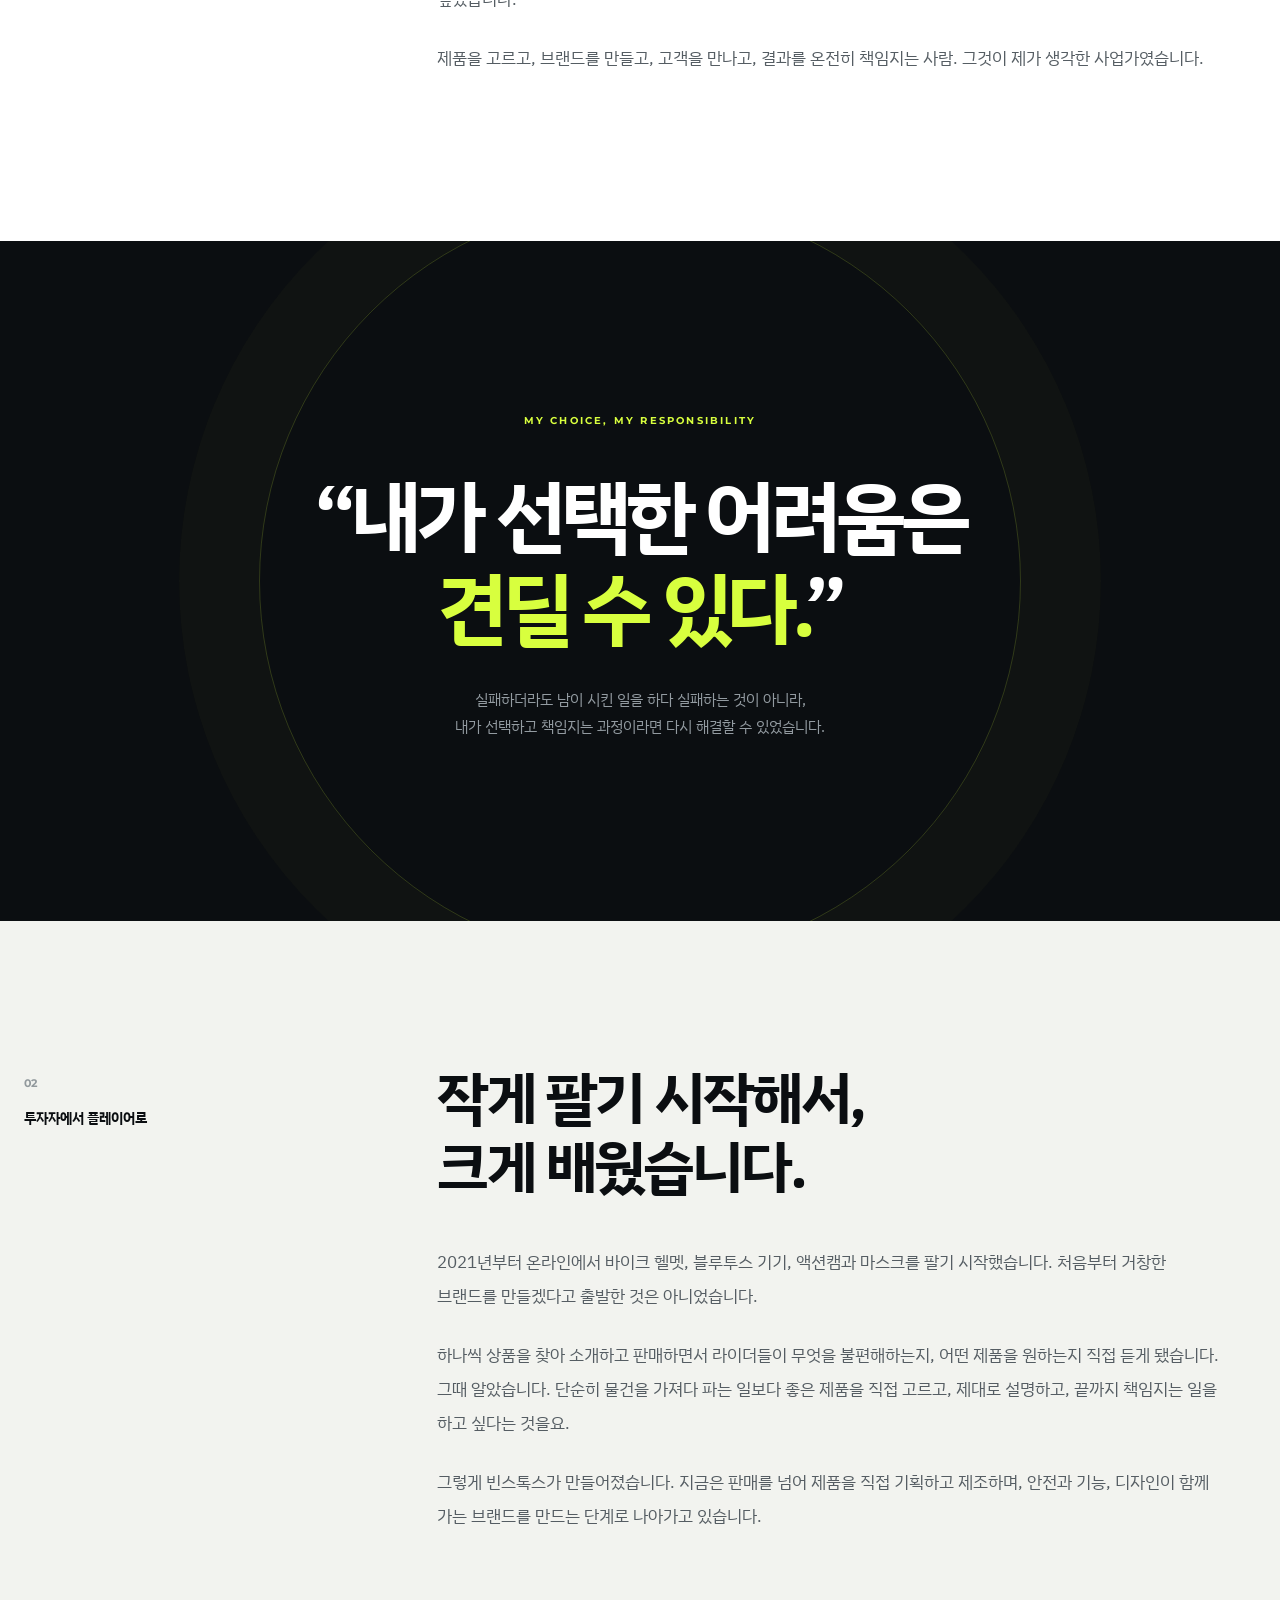
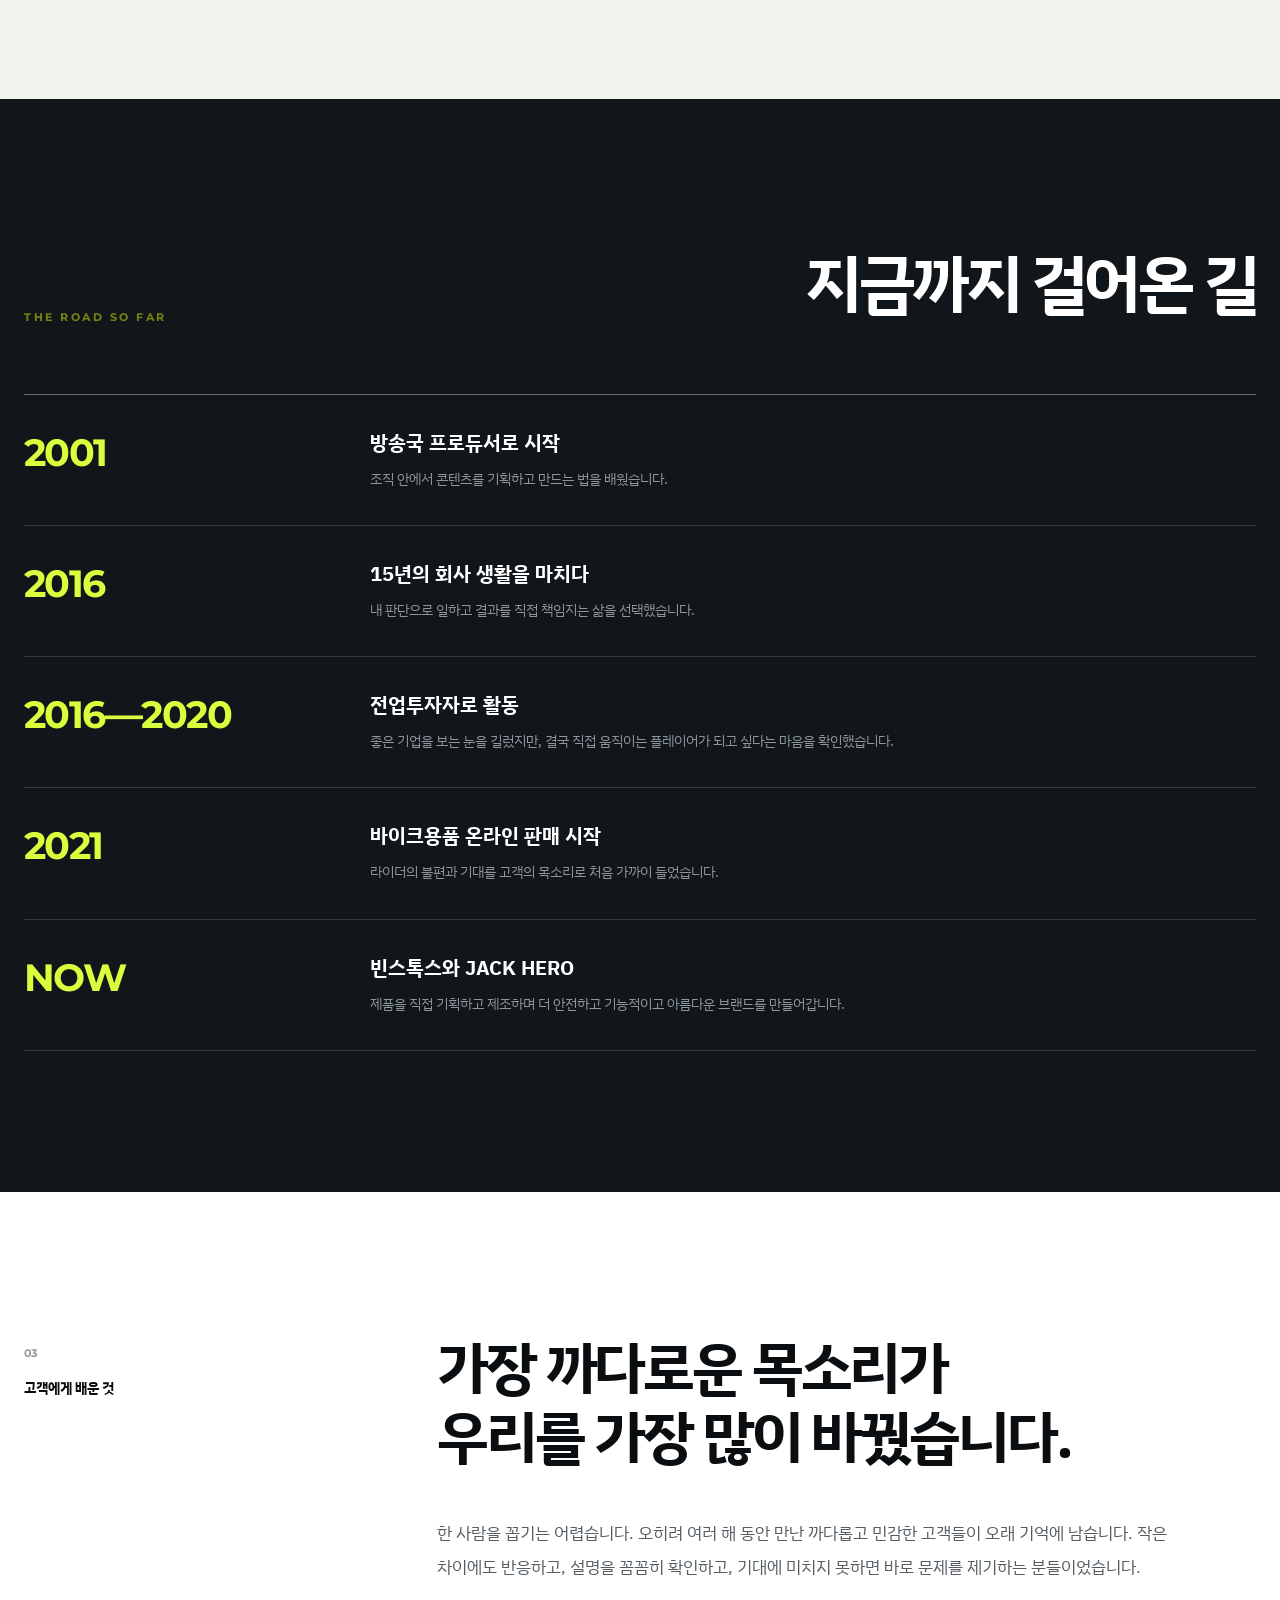
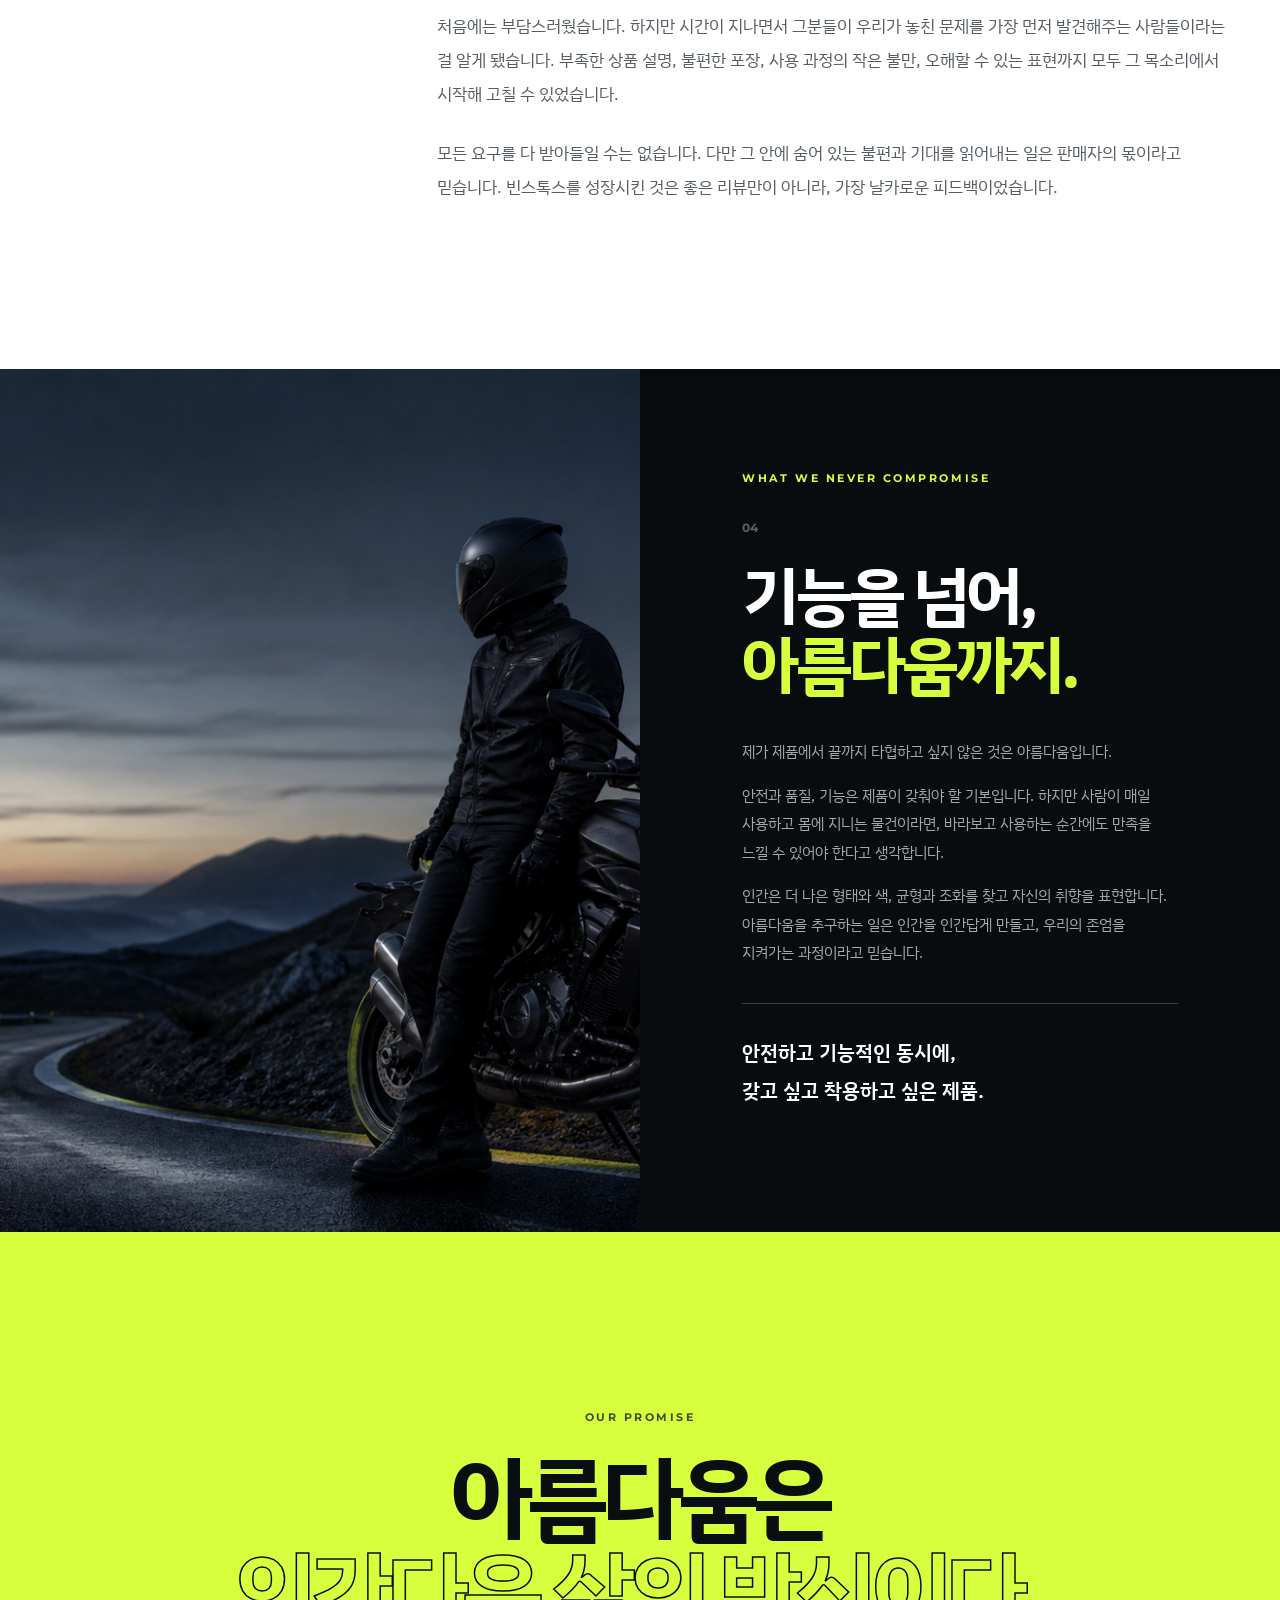
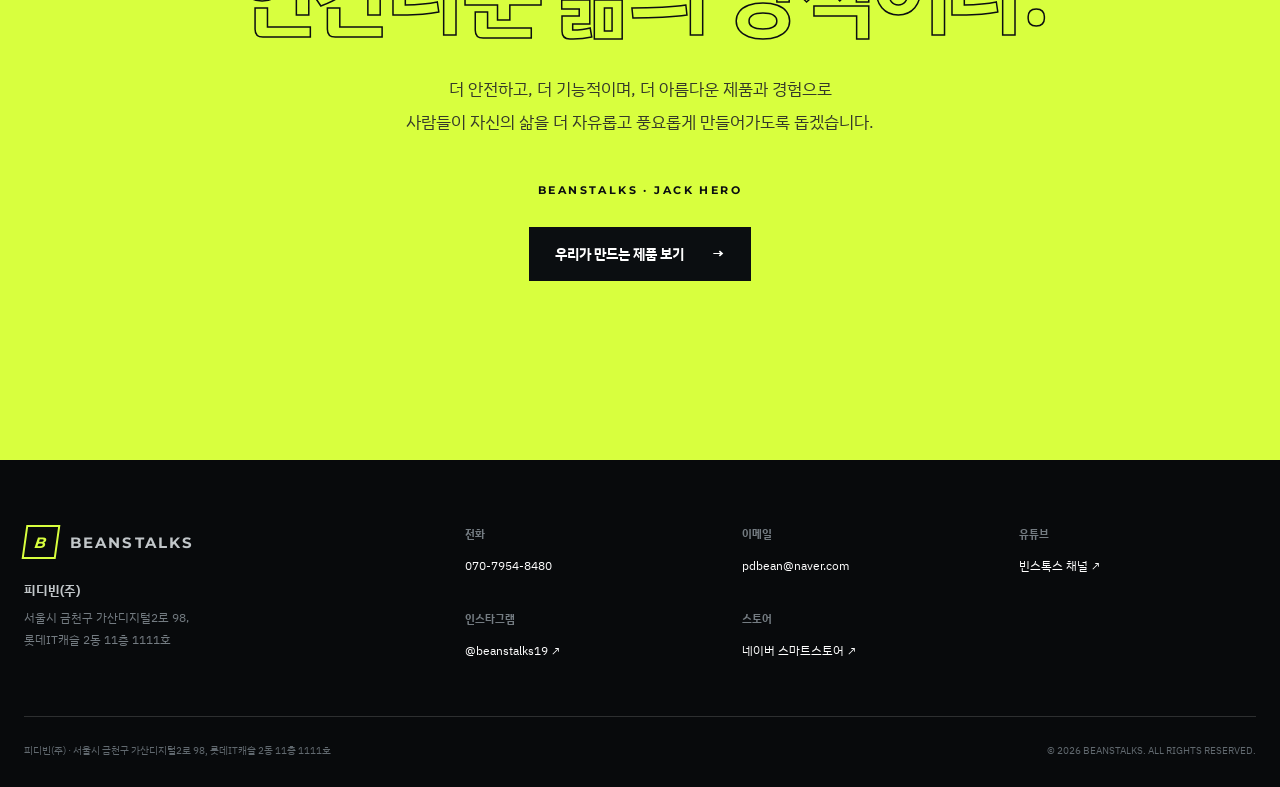
<file: story.html>
<!doctype html>
<html lang="ko">
<head>
  <meta charset="utf-8">
  <meta name="viewport" content="width=device-width, initial-scale=1">
  <meta name="description" content="방송국 프로듀서와 전업투자자를 거쳐 바이크용품 브랜드 빈스톡스를 시작한 창업자의 이야기와 브랜드가 지키는 약속을 소개합니다.">
  <meta name="theme-color" content="#0b0e11">
  <title>빈스톡스를 시작한 이유 | 창업자 이야기</title>
  <link rel="canonical" href="https://beanstalks.kr/story.html">
  <link rel="stylesheet" href="styles.css">
  <link rel="stylesheet" href="story.css">
  <script src="script.js" defer></script>
</head>
<body class="story-page">
  <a class="skip-link" href="#story-content">본문 바로가기</a>
  <header class="site-header" id="site-header">
    <a class="brand" href="index.html" aria-label="빈스톡스 홈"><span class="brand-mark">B</span><span>BEANSTALKS</span></a>
    <nav class="desktop-nav" aria-label="주요 메뉴"><a href="story.html" aria-current="page">내 소개</a><a href="index.html#products">대표상품</a><a href="jack-hero.html">JACK HERO</a><a href="story/">이야기</a><a href="contact.html">연락하기</a><a href="index.html#faq">FAQ</a></nav>
    <a class="header-shop" href="https://mkt.shopping.naver.com/link/68317bf862fffc0a4a4adfb1" target="_blank" rel="noopener">스토어 가기 <span aria-hidden="true">↗</span></a>
    <button class="menu-toggle" type="button" aria-expanded="false" aria-controls="mobile-menu" aria-label="메뉴 열기"><span></span><span></span></button>
  </header>
  <nav class="mobile-menu" id="mobile-menu" aria-label="모바일 메뉴">
    <a href="story.html" aria-current="page">내 소개</a><a href="index.html#products">대표상품</a><a href="jack-hero.html">JACK HERO</a><a href="story/">이야기</a><a href="contact.html">연락하기</a><a href="index.html#faq">FAQ</a>
    <a class="mobile-store" href="https://mkt.shopping.naver.com/link/68317bf862fffc0a4a4adfb1" target="_blank" rel="noopener">네이버 스마트스토어 ↗</a>
  </nav>
  <main id="story-content">
    <section class="story-hero">
      <div class="wrap story-hero-grid">
        <div class="story-hero-copy">
          <p class="eyebrow"><span></span> FOUNDER'S STORY</p>
          <h1>남이 만든 판을<br>고르는 대신,<br><em>내 판을 만들기로 했습니다.</em></h1>
          <p>투자자에서 플레이어로.<br>빈스톡스를 시작한 사람의 이야기입니다.</p>
        </div>
        <figure class="portrait-photo">
          <div class="portrait-frame"><img src="assets/founder-portrait.jpg" alt="헬멧과 바이크용품이 진열된 사업 현장에 선 빈스톡스 대표"></div>
          <figcaption>FOUNDER OF BEANSTALKS</figcaption>
        </figure>
      </div>
    </section>

    <section class="story-section story-opening">
      <div class="wrap story-prose-grid">
        <aside class="story-label reveal"><span>01</span><p>왜 시작했는가</p></aside>
        <article class="story-prose reveal">
          <p class="story-lead">15년 동안 방송국 프로듀서로 살았습니다. 조직 안에서 콘텐츠를 만드는 일은 익숙했고, 안정적인 월급과 회사의 보호도 있었습니다. 그런데 어느 순간부터 한 가지 질문이 자꾸 마음에 남았습니다.</p>
          <p class="story-question">“나는 언제까지 남이 정해놓은 판 안에서만 움직일 것인가?”</p>
          <p>내가 선택하지 않은 일도 해야 했고, 내 판단보다 조직의 결정이 늘 앞섰습니다. 일이 많아서 힘든 것과는 달랐습니다. 내 삶과 일의 주체가 내가 아닌 것 같은 답답함이었습니다.</p>
          <p>2016년, 15년간의 방송국 생활을 접었습니다. 전업투자자가 되어 좋은 기업을 찾아 투자했지만, 시간이 갈수록 더 분명해졌습니다. 이미 만들어진 기업을 선택하는 투자자로 머무르기보다, 직접 판을 만들고 움직이는 플레이어가 되고 싶었습니다.</p>
          <p>제품을 고르고, 브랜드를 만들고, 고객을 만나고, 결과를 온전히 책임지는 사람. 그것이 제가 생각한 사업가였습니다.</p>
        </article>
      </div>
    </section>

    <section class="story-quote" aria-label="핵심 인용문">
      <div class="wrap reveal">
        <span>MY CHOICE, MY RESPONSIBILITY</span>
        <blockquote>“내가 선택한 어려움은<br><em>견딜 수 있다.</em>”</blockquote>
        <p>실패하더라도 남이 시킨 일을 하다 실패하는 것이 아니라,<br>내가 선택하고 책임지는 과정이라면 다시 해결할 수 있었습니다.</p>
      </div>
    </section>

    <section class="story-section story-choice">
      <div class="wrap story-prose-grid">
        <aside class="story-label reveal"><span>02</span><p>투자자에서 플레이어로</p></aside>
        <article class="story-prose reveal">
          <h2>작게 팔기 시작해서,<br>크게 배웠습니다.</h2>
          <p>2021년부터 온라인에서 바이크 헬멧, 블루투스 기기, 액션캠과 마스크를 팔기 시작했습니다. 처음부터 거창한 브랜드를 만들겠다고 출발한 것은 아니었습니다.</p>
          <p>하나씩 상품을 찾아 소개하고 판매하면서 라이더들이 무엇을 불편해하는지, 어떤 제품을 원하는지 직접 듣게 됐습니다. 그때 알았습니다. 단순히 물건을 가져다 파는 일보다 좋은 제품을 직접 고르고, 제대로 설명하고, 끝까지 책임지는 일을 하고 싶다는 것을요.</p>
          <p>그렇게 빈스톡스가 만들어졌습니다. 지금은 판매를 넘어 제품을 직접 기획하고 제조하며, 안전과 기능, 디자인이 함께 가는 브랜드를 만드는 단계로 나아가고 있습니다.</p>
        </article>
      </div>
    </section>

    <section class="story-timeline" aria-labelledby="timeline-title">
      <div class="wrap">
        <div class="timeline-heading reveal"><p class="kicker">THE ROAD SO FAR</p><h2 id="timeline-title">지금까지 걸어온 길</h2></div>
        <ol class="timeline-list">
          <li class="reveal"><time>2001</time><div><b>방송국 프로듀서로 시작</b><p>조직 안에서 콘텐츠를 기획하고 만드는 법을 배웠습니다.</p></div></li>
          <li class="reveal"><time>2016</time><div><b>15년의 회사 생활을 마치다</b><p>내 판단으로 일하고 결과를 직접 책임지는 삶을 선택했습니다.</p></div></li>
          <li class="reveal"><time>2016—2020</time><div><b>전업투자자로 활동</b><p>좋은 기업을 보는 눈을 길렀지만, 결국 직접 움직이는 플레이어가 되고 싶다는 마음을 확인했습니다.</p></div></li>
          <li class="reveal"><time>2021</time><div><b>바이크용품 온라인 판매 시작</b><p>라이더의 불편과 기대를 고객의 목소리로 처음 가까이 들었습니다.</p></div></li>
          <li class="reveal"><time>NOW</time><div><b>빈스톡스와 JACK HERO</b><p>제품을 직접 기획하고 제조하며 더 안전하고 기능적이고 아름다운 브랜드를 만들어갑니다.</p></div></li>
        </ol>
      </div>
    </section>

    <section class="story-section story-customer">
      <div class="wrap story-prose-grid">
        <aside class="story-label reveal"><span>03</span><p>고객에게 배운 것</p></aside>
        <article class="story-prose reveal">
          <h2>가장 까다로운 목소리가<br>우리를 가장 많이 바꿨습니다.</h2>
          <p>한 사람을 꼽기는 어렵습니다. 오히려 여러 해 동안 만난 까다롭고 민감한 고객들이 오래 기억에 남습니다. 작은 차이에도 반응하고, 설명을 꼼꼼히 확인하고, 기대에 미치지 못하면 바로 문제를 제기하는 분들이었습니다.</p>
          <p>처음에는 부담스러웠습니다. 하지만 시간이 지나면서 그분들이 우리가 놓친 문제를 가장 먼저 발견해주는 사람들이라는 걸 알게 됐습니다. 부족한 상품 설명, 불편한 포장, 사용 과정의 작은 불만, 오해할 수 있는 표현까지 모두 그 목소리에서 시작해 고칠 수 있었습니다.</p>
          <p>모든 요구를 다 받아들일 수는 없습니다. 다만 그 안에 숨어 있는 불편과 기대를 읽어내는 일은 판매자의 몫이라고 믿습니다. 빈스톡스를 성장시킨 것은 좋은 리뷰만이 아니라, 가장 날카로운 피드백이었습니다.</p>
        </article>
      </div>
    </section>

    <section class="beauty-manifesto">
      <div class="beauty-image" role="img" aria-label="새벽 산길에서 다음 라이딩을 준비하는 라이더"></div>
      <div class="beauty-copy reveal">
        <p class="kicker kicker-light">WHAT WE NEVER COMPROMISE</p>
        <span class="manifesto-number">04</span>
        <h2>기능을 넘어,<br><em>아름다움까지.</em></h2>
        <p>제가 제품에서 끝까지 타협하고 싶지 않은 것은 아름다움입니다.</p>
        <p>안전과 품질, 기능은 제품이 갖춰야 할 기본입니다. 하지만 사람이 매일 사용하고 몸에 지니는 물건이라면, 바라보고 사용하는 순간에도 만족을 느낄 수 있어야 한다고 생각합니다.</p>
        <p>인간은 더 나은 형태와 색, 균형과 조화를 찾고 자신의 취향을 표현합니다. 아름다움을 추구하는 일은 인간을 인간답게 만들고, 우리의 존엄을 지켜가는 과정이라고 믿습니다.</p>
        <p class="manifesto-line">안전하고 기능적인 동시에,<br>갖고 싶고 착용하고 싶은 제품.</p>
      </div>
    </section>

    <section class="story-promise">
      <div class="wrap reveal">
        <p class="kicker">OUR PROMISE</p>
        <h2>아름다움은<br><em>인간다운 삶의 방식이다.</em></h2>
        <p>더 안전하고, 더 기능적이며, 더 아름다운 제품과 경험으로<br>사람들이 자신의 삶을 더 자유롭고 풍요롭게 만들어가도록 돕겠습니다.</p>
        <p class="promise-sign">BEANSTALKS · JACK HERO</p>
        <a class="button button-dark" href="index.html#products">우리가 만드는 제품 보기 <span>→</span></a>
      </div>
    </section>
  </main>

  <footer class="site-footer"><div class="wrap footer-top"><div class="footer-company"><a class="brand" href="index.html"><span class="brand-mark">B</span><span>BEANSTALKS</span></a><p>피디빈(주)</p><address>서울시 금천구 가산디지털2로 98,<br>롯데IT캐슬 2동 11층 1111호</address></div><div class="footer-info"><p><b>전화</b><span><a href="tel:070-7954-8480">070-7954-8480</a></span></p><p><b>이메일</b><span><a href="mailto:pdbean@naver.com">pdbean@naver.com</a></span></p><p><b>유튜브</b><span><a href="https://www.youtube.com/@%EB%B9%88%EC%8A%A4%ED%86%A1%EC%8A%A4" target="_blank" rel="noopener">빈스톡스 채널 ↗</a></span></p><p><b>인스타그램</b><span><a href="https://www.instagram.com/beanstalks19/" target="_blank" rel="noopener">@beanstalks19 ↗</a></span></p><p><b>스토어</b><span><a href="https://mkt.shopping.naver.com/link/68317bf862fffc0a4a4adfb1" target="_blank" rel="noopener">네이버 스마트스토어 ↗</a></span></p></div></div><div class="wrap footer-bottom"><p>피디빈(주) · 서울시 금천구 가산디지털2로 98, 롯데IT캐슬 2동 11층 1111호</p><p>© <span id="year"></span> BEANSTALKS. ALL RIGHTS RESERVED.</p></div></footer>
</body>
</html>
</file>
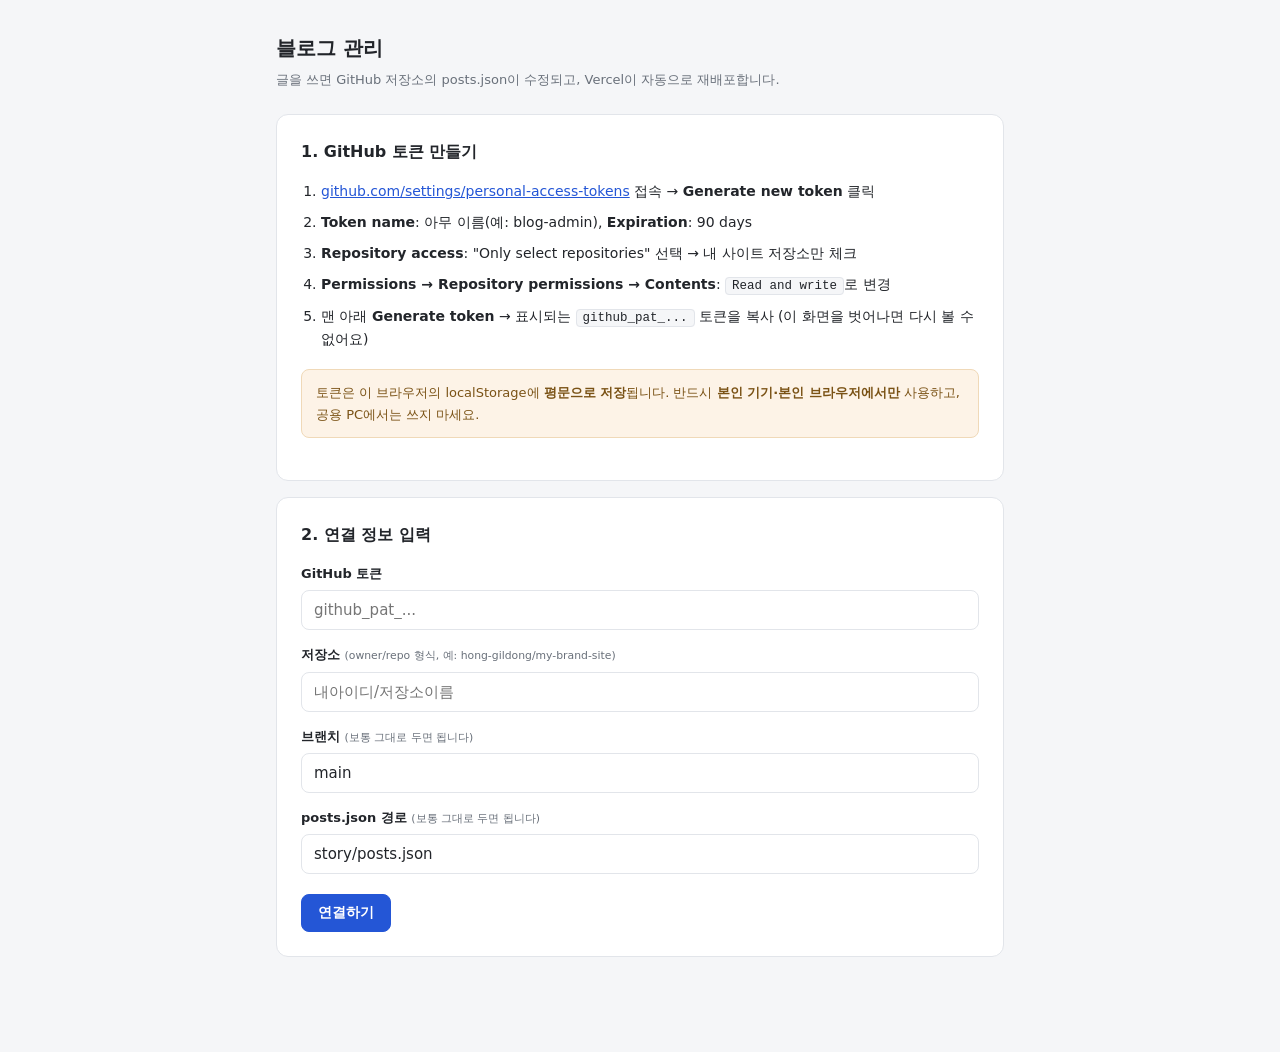
<file: story/admin.html>
<!DOCTYPE html>
<html lang="ko">
<head>
<meta charset="UTF-8">
<meta name="viewport" content="width=device-width, initial-scale=1">
<meta name="robots" content="noindex,nofollow">
<meta name="description" content="빈스톡스 블로그 콘텐츠를 관리하는 내부 페이지입니다.">
<link rel="canonical" href="https://beanstalks.kr/story/admin.html">
<title>빈스톡스 블로그 관리</title>
<style>
:root{
  --a-bg:#f5f6f8; --a-panel:#ffffff; --a-ink:#22252a; --a-sub:#69707a;
  --a-line:#e2e5ea; --a-brand:#2456d6; --a-danger:#c0392b; --a-ok:#1e7e46;
}
*{margin:0;padding:0;box-sizing:border-box}
body{background:var(--a-bg);color:var(--a-ink);line-height:1.65;
  font-family:system-ui,-apple-system,'Apple SD Gothic Neo','Malgun Gothic',sans-serif;
  font-size:15px;min-height:100vh}
.wrap{max-width:760px;margin:0 auto;padding:32px 16px 80px}
h1{font-size:20px;font-weight:700;margin-bottom:4px}
.sub{color:var(--a-sub);font-size:13px;margin-bottom:24px}
.panel{background:var(--a-panel);border:1px solid var(--a-line);border-radius:12px;
  padding:24px;margin-bottom:16px}
.panel h2{font-size:16px;margin-bottom:14px}
ol.guide{margin:0 0 18px 20px;font-size:14px;color:var(--a-ink)}
ol.guide li{margin-bottom:8px}
ol.guide code{background:var(--a-bg);border:1px solid var(--a-line);border-radius:4px;
  padding:1px 6px;font-size:12.5px;word-break:break-all}
.warn{background:#fdf3e7;border:1px solid #f0d9b8;color:#7a5215;border-radius:8px;
  padding:12px 14px;font-size:13px;margin-bottom:18px}
label{display:block;font-size:13px;font-weight:600;margin:14px 0 6px}
label small{font-weight:400;color:var(--a-sub)}
input[type=text],input[type=password],input[type=date],textarea{
  width:100%;border:1px solid var(--a-line);border-radius:8px;padding:10px 12px;
  font-size:15px;font-family:inherit;background:#fff;color:var(--a-ink)}
input:focus,textarea:focus{outline:2px solid color-mix(in srgb,var(--a-brand) 35%,transparent);
  border-color:var(--a-brand)}
textarea{min-height:260px;resize:vertical;line-height:1.7}
.btn{display:inline-block;border:1px solid var(--a-line);background:#fff;color:var(--a-ink);
  border-radius:8px;padding:9px 16px;font-size:14px;font-weight:600;cursor:pointer;
  font-family:inherit}
.btn:hover{background:var(--a-bg)}
.btn.primary{background:var(--a-brand);border-color:var(--a-brand);color:#fff}
.btn.primary:hover{filter:brightness(1.08)}
.btn.danger{color:var(--a-danger)}
.btn.small{padding:5px 10px;font-size:12.5px;font-weight:500}
.btn:disabled{opacity:.5;cursor:default}
.row-actions{display:flex;gap:8px;margin-top:20px;flex-wrap:wrap}
.status{margin:14px 0 0;padding:11px 14px;border-radius:8px;font-size:13.5px;display:none}
.status.show{display:block}
.status.info{background:#eef3fd;color:#1d3f8f;border:1px solid #ccdaf6}
.status.ok{background:#e9f6ee;color:var(--a-ok);border:1px solid #c4e5d1}
.status.err{background:#fdeeec;color:var(--a-danger);border:1px solid #f2cdc7;white-space:pre-line}
.topbar{display:flex;justify-content:space-between;align-items:flex-start;gap:12px;
  flex-wrap:wrap;margin-bottom:20px}
.repo-chip{font-size:12.5px;color:var(--a-sub);background:var(--a-panel);
  border:1px solid var(--a-line);border-radius:999px;padding:4px 12px}
.tbl-wrap{overflow-x:auto}
table{width:100%;border-collapse:collapse;font-size:14px}
th,td{text-align:left;padding:11px 10px;border-bottom:1px solid var(--a-line);
  vertical-align:middle}
th{font-size:12px;color:var(--a-sub);font-weight:600;letter-spacing:.03em}
td.title-cell{font-weight:600;max-width:280px}
td .date{color:var(--a-sub);font-size:13px;white-space:nowrap}
td.ops{white-space:nowrap;text-align:right}
.empty-row td{color:var(--a-sub);text-align:center;padding:32px 10px}
.help{background:var(--a-bg);border:1px solid var(--a-line);border-radius:8px;
  padding:10px 14px;font-size:12.5px;color:var(--a-sub);margin-top:8px;line-height:1.8}
.help code{background:#fff;border:1px solid var(--a-line);border-radius:4px;padding:0 5px}
.hidden{display:none}
a.plain{color:var(--a-brand)}
@media (max-width:520px){
  .panel{padding:18px 14px}
  td.title-cell{max-width:150px}
}
</style>
</head>
<body>
<div class="wrap">
  <h1>블로그 관리</h1>
  <p class="sub">글을 쓰면 GitHub 저장소의 posts.json이 수정되고, Vercel이 자동으로 재배포합니다.</p>

  <!-- ===== 연결 화면 ===== -->
  <section id="view-connect" class="hidden">
    <div class="panel">
      <h2>1. GitHub 토큰 만들기</h2>
      <ol class="guide">
        <li><a class="plain" href="https://github.com/settings/personal-access-tokens" target="_blank" rel="noopener">github.com/settings/personal-access-tokens</a> 접속 → <strong>Generate new token</strong> 클릭</li>
        <li><strong>Token name</strong>: 아무 이름(예: blog-admin), <strong>Expiration</strong>: 90 days</li>
        <li><strong>Repository access</strong>: "Only select repositories" 선택 → 내 사이트 저장소만 체크</li>
        <li><strong>Permissions → Repository permissions → Contents</strong>: <code>Read and write</code>로 변경</li>
        <li>맨 아래 <strong>Generate token</strong> → 표시되는 <code>github_pat_...</code> 토큰을 복사 (이 화면을 벗어나면 다시 볼 수 없어요)</li>
      </ol>
      <div class="warn">토큰은 이 브라우저의 localStorage에 <strong>평문으로 저장</strong>됩니다. 반드시 <strong>본인 기기·본인 브라우저에서만</strong> 사용하고, 공용 PC에서는 쓰지 마세요.</div>
    </div>
    <div class="panel">
      <h2>2. 연결 정보 입력</h2>
      <form id="connect-form">
        <label>GitHub 토큰</label>
        <input type="password" id="c-token" placeholder="github_pat_..." autocomplete="off" required>
        <label>저장소 <small>(owner/repo 형식, 예: hong-gildong/my-brand-site)</small></label>
        <input type="text" id="c-repo" placeholder="내아이디/저장소이름" autocomplete="off" required>
        <label>브랜치 <small>(보통 그대로 두면 됩니다)</small></label>
        <input type="text" id="c-branch" value="main" autocomplete="off">
        <label>posts.json 경로 <small>(보통 그대로 두면 됩니다)</small></label>
        <input type="text" id="c-path" value="story/posts.json" autocomplete="off">
        <div class="row-actions">
          <button type="submit" class="btn primary">연결하기</button>
        </div>
      </form>
      <div id="connect-status" class="status"></div>
    </div>
  </section>

  <!-- ===== 목록 화면 ===== -->
  <section id="view-list" class="hidden">
    <div class="topbar">
      <span class="repo-chip" id="repo-chip"></span>
      <div style="display:flex;gap:8px;flex-wrap:wrap">
        <a class="btn small" href="../index.html" id="open-blog">내 블로그 열기</a>
        <button class="btn small" id="btn-reload">새로고침</button>
        <button class="btn small danger" id="btn-disconnect">연결 해제</button>
      </div>
    </div>
    <div class="panel">
      <div style="display:flex;justify-content:space-between;align-items:center;margin-bottom:14px">
        <h2 style="margin:0">글 목록</h2>
        <button class="btn primary" id="btn-new">새 글 쓰기</button>
      </div>
      <div class="tbl-wrap">
        <table>
          <thead><tr><th>제목</th><th>날짜</th><th style="text-align:right">관리</th></tr></thead>
          <tbody id="post-rows"></tbody>
        </table>
      </div>
      <div id="list-status" class="status"></div>
    </div>
  </section>

  <!-- ===== 편집 화면 ===== -->
  <section id="view-edit" class="hidden">
    <div class="panel">
      <h2 id="edit-heading">새 글 쓰기</h2>
      <form id="edit-form">
        <label>제목</label>
        <input type="text" id="f-title" required>
        <label>날짜</label>
        <input type="date" id="f-date" required>
        <label>요약 <small>(목록 카드에 보이는 한두 문장)</small></label>
        <input type="text" id="f-summary">
        <label>태그 <small>(콤마로 구분, 예: 브랜드, 신제품)</small></label>
        <input type="text" id="f-tags">
        <label>본문</label>
        <textarea id="f-body" required></textarea>
        <label>작성자 <small>(검색·AI 신뢰 신호. 예: 홍길동 · ○○ 대표)</small></label>
        <input type="text" id="f-author">
        <label>FAQ <small>(선택. 한 줄에 하나, <code>질문 | 답</code> 형식 — 글 끝에 접이식으로 붙고 FAQ 구조화 데이터가 됩니다)</small></label>
        <textarea id="f-faq" rows="3" placeholder="무기자차는 왜 하얗게 뜨나요? | 산화아연·이산화티탄 입자가 빛을 반사해서입니다. 얇게 여러 번 펴 바르면 줄어듭니다."></textarea>
        <label>참고·출처 <small>(선택. 한 줄에 하나, <code>제목 | URL</code> 형식)</small></label>
        <textarea id="f-sources" rows="2" placeholder="식약처 기능성화장품 안내 | https://..."></textarea>
        <div class="help">
          본문 작성 규칙 (이것만 지원해요)<br>
          &bull; 문단 나누기: 빈 줄 한 줄<br>
          &bull; 소제목: 줄 맨 앞에 <code>## </code><br>
          &bull; 목록: 줄 맨 앞에 <code>- </code>
        </div>
        <div class="row-actions">
          <button type="submit" class="btn primary" id="btn-save">저장</button>
          <button type="button" class="btn" id="btn-cancel">취소</button>
        </div>
      </form>
      <div id="edit-status" class="status"></div>
    </div>
  </section>
</div>

<script>
(function(){
  'use strict';
  var LS_KEY = 'blogAdminConfig';
  var API = 'https://api.github.com';
  var config = null;      // {token, repo, branch, path}
  var posts = [];         // 현재 posts 배열
  var currentSha = null;  // posts.json의 현재 sha
  var editingId = null;   // 수정 중인 글 id (새 글이면 null)

  // ---------- 유틸 ----------
  function $(id){ return document.getElementById(id); }
  function show(id){ ['view-connect','view-list','view-edit'].forEach(function(v){
    $(v).classList.toggle('hidden', v !== id); }); window.scrollTo(0,0); }
  function setStatus(id, type, msg){
    var n = $(id);
    n.className = 'status show ' + type;
    n.textContent = msg;
  }
  function clearStatus(id){ $(id).className = 'status'; $(id).textContent=''; }

  // 유니코드 안전 base64
  function b64encode(str){
    var bytes = new TextEncoder().encode(str), bin = '';
    for (var i = 0; i < bytes.length; i++) bin += String.fromCharCode(bytes[i]);
    return btoa(bin);
  }
  function b64decode(b64){
    var bin = atob(b64.replace(/\s/g,'')), bytes = new Uint8Array(bin.length);
    for (var i = 0; i < bin.length; i++) bytes[i] = bin.charCodeAt(i);
    return new TextDecoder().decode(bytes);
  }

  function slugify(title){
    var s = String(title).toLowerCase()
      .replace(/[^a-z0-9가-힣]+/g, '-')
      .replace(/^-+|-+$/g, '')
      .slice(0, 40);
    return (s || 'post') + '-' + Date.now().toString(36);
  }

  function today(){
    var d = new Date();
    return d.getFullYear() + '-' + String(d.getMonth()+1).padStart(2,'0') + '-' +
      String(d.getDate()).padStart(2,'0');
  }

  // ---------- GitHub API ----------
  function gh(method, urlPath, body){
    return fetch(API + urlPath, {
      method: method,
      headers: {
        'Authorization': 'Bearer ' + config.token,
        'Accept': 'application/vnd.github+json',
        'X-GitHub-Api-Version': '2022-11-28'
      },
      body: body ? JSON.stringify(body) : undefined
    });
  }

  function contentsPath(){
    return '/repos/' + config.repo + '/contents/' +
      config.path.split('/').map(encodeURIComponent).join('/');
  }

  function friendlyError(status, detail){
    if (status === 401) return '토큰이 올바르지 않거나 만료되었습니다. 연결 해제 후 새 토큰으로 다시 연결해 주세요.';
    if (status === 403) return '권한이 없습니다. 토큰의 Repository access에 이 저장소가 포함되어 있고, Contents 권한이 Read and write인지 확인해 주세요.';
    if (status === 404) return '파일을 찾을 수 없습니다. 저장소 이름(owner/repo), 브랜치, posts.json 경로를 확인해 주세요.';
    return 'GitHub 오류 (' + status + ')' + (detail ? '\n' + detail : '');
  }

  function loadPosts(){
    return gh('GET', contentsPath() + '?ref=' + encodeURIComponent(config.branch))
      .then(function(r){
        if (!r.ok) return r.json().catch(function(){return {};}).then(function(j){
          throw new Error(friendlyError(r.status, j.message));
        });
        return r.json();
      })
      .then(function(j){
        currentSha = j.sha;
        var parsed;
        try { parsed = JSON.parse(b64decode(j.content)); }
        catch(e){ throw new Error('posts.json 파싱에 실패했습니다. 파일이 올바른 JSON인지 확인해 주세요.'); }
        posts = Array.isArray(parsed) ? parsed : [];
        return posts;
      });
  }

  // newPosts 저장. 409/sha 불일치 시 1회 재로드 후 재시도.
  function savePosts(newPosts, message, isRetry){
    var body = {
      message: message,
      content: b64encode(JSON.stringify(newPosts, null, 2) + '\n'),
      sha: currentSha,
      branch: config.branch
    };
    return gh('PUT', contentsPath(), body).then(function(r){
      if (r.ok) return r.json().then(function(j){
        currentSha = j.content && j.content.sha;
        posts = newPosts;
      });
      return r.json().catch(function(){return {};}).then(function(j){
        var conflict = r.status === 409 ||
          (r.status === 422 && /sha/i.test(j.message || ''));
        if (conflict && !isRetry){
          // 원격이 먼저 바뀜: 재로드 후 1회 재시도 (내 변경을 최신 상태 위에 다시 적용해야 하므로
          // 여기서는 sha만 새로 받아 같은 내용으로 재시도)
          return loadPosts().then(function(){
            return savePosts(newPosts, message, true);
          });
        }
        throw new Error(friendlyError(r.status, j.message));
      });
    });
  }

  // ---------- 화면: 연결 ----------
  $('connect-form').addEventListener('submit', function(e){
    e.preventDefault();
    var repo = $('c-repo').value.trim().replace(/^https?:\/\/github\.com\//,'').replace(/\/+$/,'');
    var cfg = {
      token: $('c-token').value.trim(),
      repo: repo,
      branch: $('c-branch').value.trim() || 'main',
      path: $('c-path').value.trim().replace(/^\/+/,'') || 'story/posts.json'
    };
    if (!/^[^\/\s]+\/[^\/\s]+$/.test(cfg.repo)){
      setStatus('connect-status','err','저장소는 owner/repo 형식으로 입력해 주세요. (예: hong-gildong/my-site)');
      return;
    }
    config = cfg;
    setStatus('connect-status','info','연결 확인 중...');
    loadPosts().then(function(){
      localStorage.setItem(LS_KEY, JSON.stringify(cfg));
      clearStatus('connect-status');
      renderList();
      show('view-list');
    }).catch(function(err){
      config = null;
      setStatus('connect-status','err', err.message);
    });
  });

  // ---------- 화면: 목록 ----------
  function renderList(){
    $('repo-chip').textContent = config.repo + ' · ' + config.branch + ' · ' + config.path;
    var tbody = $('post-rows');
    tbody.textContent = '';
    var sorted = posts.slice().sort(function(a,b){
      return String(b.date||'').localeCompare(String(a.date||''));
    });
    if (sorted.length === 0){
      var tr = document.createElement('tr');
      tr.className = 'empty-row';
      var td = document.createElement('td');
      td.colSpan = 3;
      td.textContent = '아직 글이 없습니다. 첫 글을 써보세요.';
      tr.appendChild(td);
      tbody.appendChild(tr);
      return;
    }
    sorted.forEach(function(p){
      var tr = document.createElement('tr');
      var tdT = document.createElement('td');
      tdT.className = 'title-cell';
      tdT.textContent = String(p.title || '(제목 없음)');
      var tdD = document.createElement('td');
      var span = document.createElement('span');
      span.className = 'date';
      span.textContent = String(p.date || '');
      tdD.appendChild(span);
      var tdO = document.createElement('td');
      tdO.className = 'ops';
      var bE = document.createElement('button');
      bE.className = 'btn small'; bE.type = 'button'; bE.textContent = '수정';
      bE.addEventListener('click', function(){ openEdit(p.id); });
      var bD = document.createElement('button');
      bD.className = 'btn small danger'; bD.type = 'button'; bD.textContent = '삭제';
      bD.style.marginLeft = '6px';
      bD.addEventListener('click', function(){ removePost(p); });
      tdO.appendChild(bE); tdO.appendChild(bD);
      tr.appendChild(tdT); tr.appendChild(tdD); tr.appendChild(tdO);
      tbody.appendChild(tr);
    });
  }

  $('btn-reload').addEventListener('click', function(){
    setStatus('list-status','info','불러오는 중...');
    loadPosts().then(function(){ clearStatus('list-status'); renderList(); })
      .catch(function(err){ setStatus('list-status','err', err.message); });
  });

  $('btn-disconnect').addEventListener('click', function(){
    if (!confirm('연결을 해제할까요? 저장된 토큰과 설정이 이 브라우저에서 삭제됩니다.')) return;
    localStorage.removeItem(LS_KEY);
    config = null; posts = []; currentSha = null;
    $('c-token').value = '';
    show('view-connect');
  });

  function removePost(p){
    if (!confirm('"' + String(p.title||'') + '" 글을 삭제할까요? 되돌릴 수 없습니다.')) return;
    var newPosts = posts.filter(function(x){ return x.id !== p.id; });
    setStatus('list-status','info','삭제하는 중...');
    savePosts(newPosts, 'post: 삭제 - ' + String(p.title||p.id))
      .then(function(){
        renderList();
        setStatus('list-status','ok','삭제 완료 — Vercel이 1~2분 안에 자동 재배포합니다.');
      })
      .catch(function(err){ setStatus('list-status','err', err.message); });
  }

  // ---------- 화면: 편집 ----------
  function openEdit(id){
    editingId = id || null;
    clearStatus('edit-status');
    var p = null;
    if (id) posts.forEach(function(x){ if (x.id === id) p = x; });
    $('edit-heading').textContent = p ? '글 수정' : '새 글 쓰기';
    $('f-title').value = p ? String(p.title||'') : '';
    $('f-date').value = p ? String(p.date||today()) : today();
    $('f-summary').value = p ? String(p.summary||'') : '';
    $('f-tags').value = p && Array.isArray(p.tags) ? p.tags.join(', ') : '';
    $('f-body').value = p ? String(p.body||'') : '';
    $('f-author').value = p ? String(p.author||'') : (localStorage.getItem('blog-author') || '');
    $('f-faq').value = p && Array.isArray(p.faq) ? p.faq.map(function(f){ return (f.q||'') + ' | ' + (f.a||''); }).join('\n') : '';
    $('f-sources').value = p && Array.isArray(p.sources) ? p.sources.map(function(s){ return (s.title||'') + (s.url ? ' | ' + s.url : ''); }).join('\n') : '';
    show('view-edit');
  }

  $('btn-new').addEventListener('click', function(){ openEdit(null); });
  $('btn-cancel').addEventListener('click', function(){ show('view-list'); });

  $('edit-form').addEventListener('submit', function(e){
    e.preventDefault();
    var title = $('f-title').value.trim();
    var prev = null;
    if (editingId) posts.forEach(function(x){ if (x.id === editingId) prev = x; });
    function pairs(text, k1, k2){
      return text.split('\n').map(function(l){ return l.trim(); }).filter(Boolean).map(function(l){
        var i = l.indexOf('|'); var o = {};
        o[k1] = (i < 0 ? l : l.slice(0, i)).trim();
        if (i >= 0 && l.slice(i+1).trim()) o[k2] = l.slice(i+1).trim();
        return o;
      });
    }
    var author = $('f-author').value.trim();
    if (author) localStorage.setItem('blog-author', author);
    var faq = pairs($('f-faq').value, 'q', 'a').filter(function(f){ return f.q && f.a; });
    var sources = pairs($('f-sources').value, 'title', 'url');
    // 이 폼에 없는 필드(url·description·updated 등)는 그대로 보존합니다.
    var post = Object.assign({}, prev || {}, {
      id: editingId || slugify(title),
      title: title,
      date: $('f-date').value || today(),
      summary: $('f-summary').value.trim(),
      tags: $('f-tags').value.split(',').map(function(s){return s.trim();}).filter(Boolean),
      body: $('f-body').value.replace(/\r\n/g,'\n').trim()
    });
    if (author) post.author = author; else delete post.author;
    if (faq.length) post.faq = faq; else delete post.faq;
    if (sources.length) post.sources = sources; else delete post.sources;
    if (prev && prev.body !== post.body) post.updated = today();
    var newPosts;
    if (editingId){
      newPosts = posts.map(function(x){ return x.id === editingId ? post : x; });
    } else {
      newPosts = posts.concat([post]);
    }
    var btn = $('btn-save');
    btn.disabled = true;
    setStatus('edit-status','info','저장하는 중...');
    savePosts(newPosts, 'post: ' + title)
      .then(function(){
        btn.disabled = false;
        renderList();
        show('view-list');
        setStatus('list-status','ok','저장 완료 — Vercel이 1~2분 안에 자동 재배포합니다. 위의 "내 블로그 열기"로 확인해 보세요.');
      })
      .catch(function(err){
        btn.disabled = false;
        setStatus('edit-status','err', err.message);
      });
  });

  // ---------- 시작 ----------
  (function init(){
    var saved = null;
    try { saved = JSON.parse(localStorage.getItem(LS_KEY) || 'null'); } catch(e){}
    if (saved && saved.token && saved.repo){
      config = saved;
      show('view-list');
      $('repo-chip').textContent = config.repo;
      setStatus('list-status','info','글 목록을 불러오는 중...');
      loadPosts().then(function(){ clearStatus('list-status'); renderList(); })
        .catch(function(err){ setStatus('list-status','err', err.message); renderList(); });
    } else {
      show('view-connect');
    }
  })();
})();
</script>
</body>
</html>
</file>
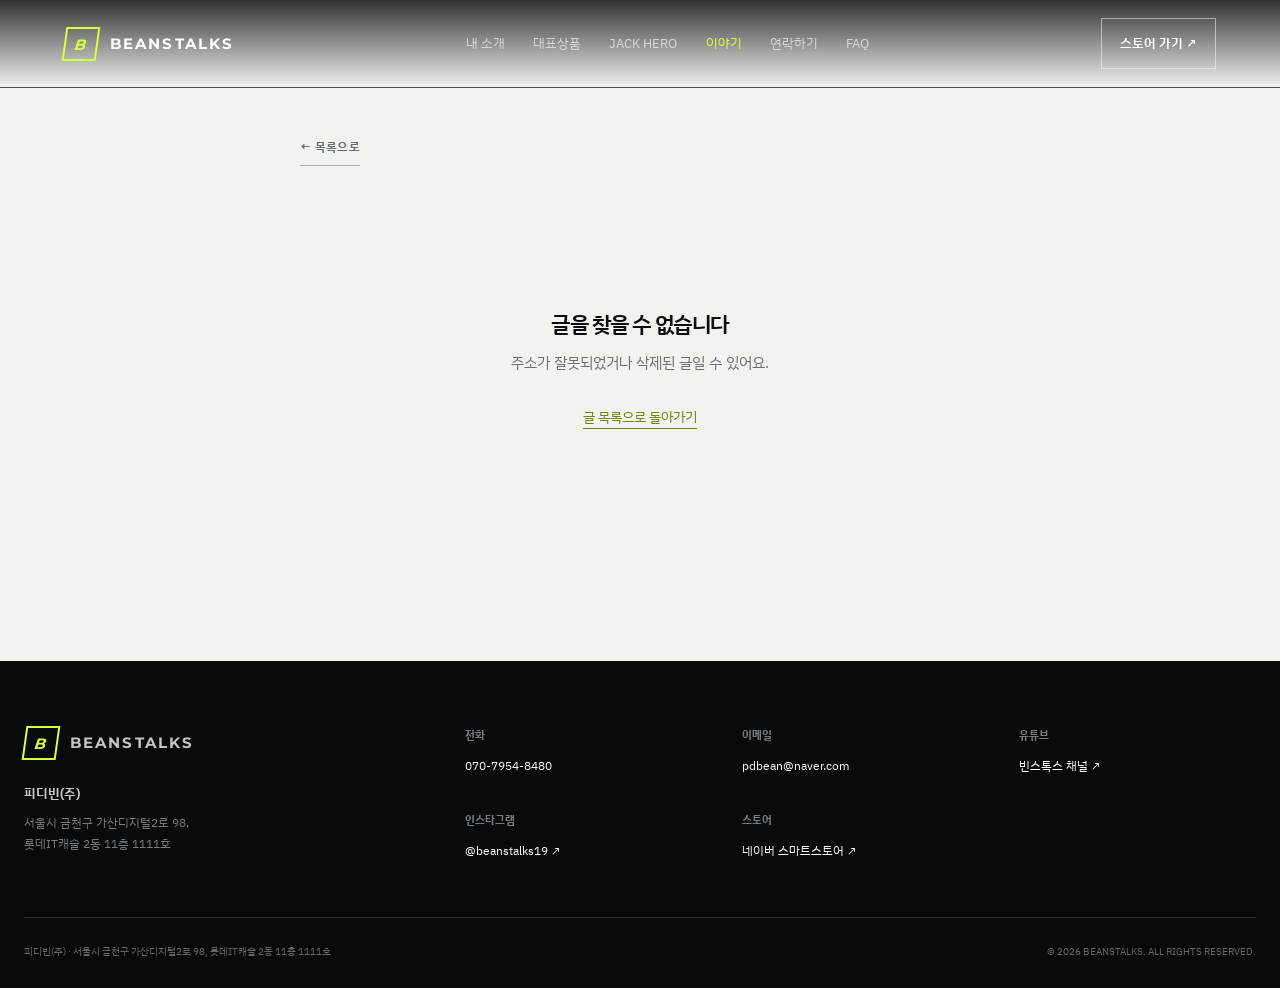
<file: story/post.html>
<!DOCTYPE html>
<html lang="ko">
<head>
<meta charset="UTF-8">
<meta name="viewport" content="width=device-width, initial-scale=1">
<title>바이크 가이드 | 빈스톡스</title>
<meta name="description" content="헬멧과 바이크용품을 고를 때 필요한 정보를 초보 라이더도 이해하기 쉽게 설명하는 빈스톡스 가이드입니다.">
<meta name="author" content="">
<link rel="canonical" href="https://beanstalks.kr/story/">
<meta property="og:type" content="article">
<meta property="og:title" content="">
<meta property="og:description" content="">
<meta property="og:url" content="">
<meta name="theme-color" content="#0b0e11">
<link rel="stylesheet" href="../styles.css">
<script src="../script.js" defer></script>
<link rel="preconnect" href="https://fonts.googleapis.com">
<link rel="preconnect" href="https://fonts.gstatic.com" crossorigin>
<link href="https://fonts.googleapis.com/css2?family=Noto+Serif+KR:wght@400;600&display=swap" rel="stylesheet">
<style>
:root{
  --bg:#faf9f6;
  --ink:#1c1b18;
  --accent:#8a5a2b;
  --muted:#8b877e;
  --serif:'Noto Serif KR',Georgia,serif;
  --sans:'Pretendard','Apple SD Gothic Neo','Noto Sans KR',system-ui,sans-serif;
}
*{margin:0;padding:0;box-sizing:border-box}
body{background:var(--bg);color:var(--ink);font-family:var(--sans);line-height:1.7;
  -webkit-font-smoothing:antialiased;min-height:100vh}
.story-wrap{max-width:680px;margin:0 auto;padding:0 24px 110px}
.top{padding:44px 0 0}
.back{font-size:13px;color:var(--muted);text-decoration:none;letter-spacing:.03em}
.back:hover{color:var(--accent)}
article{padding-top:56px}
.post-head time{font-size:13px;color:var(--muted);letter-spacing:.06em}
.post-head h1{font-family:var(--serif);font-weight:600;
  font-size:clamp(26px,5.6vw,36px);line-height:1.4;letter-spacing:-.01em;
  margin:12px 0 18px}
.tags{display:flex;gap:6px;flex-wrap:wrap;margin-bottom:8px}
.tag{font-size:11.5px;color:var(--accent);border:1px solid color-mix(in srgb,var(--accent) 35%,transparent);
  border-radius:999px;padding:2px 10px;letter-spacing:.03em}
.rule{border:none;border-top:1px solid rgba(0,0,0,.1);margin:36px 0 40px;width:48px}
.body{font-size:16.5px;line-height:1.95}
.body p{margin-bottom:1.6em}
.body h2{font-family:var(--serif);font-weight:600;font-size:21px;line-height:1.5;
  margin:2.2em 0 .9em;letter-spacing:-.005em}
.body ul{margin:0 0 1.6em 1.2em}
.body li{margin-bottom:.45em}
.body li::marker{color:var(--accent)}
.post-head .meta{font-size:13px;color:var(--muted);margin-top:2px}
.post-head .meta span+span::before{content:" · ";}
section.faq{margin-top:56px}
section.faq h2{font-family:var(--serif);font-weight:600;font-size:20px;margin-bottom:14px}
section.faq details{border-top:1px solid rgba(0,0,0,.08);padding:14px 0}
section.faq details:last-of-type{border-bottom:1px solid rgba(0,0,0,.08)}
section.faq summary{cursor:pointer;font-weight:600;font-size:15.5px;list-style:none}
section.faq summary::-webkit-details-marker{display:none}
section.faq summary::before{content:"Q. ";color:var(--accent)}
section.faq details p{margin:10px 0 0;font-size:15px;line-height:1.8;color:#3d3a34}
section.sources{margin-top:40px;font-size:13.5px;color:var(--muted)}
section.sources h2{font-size:13px;letter-spacing:.08em;font-weight:600;margin-bottom:8px}
section.sources ol{margin-left:1.2em}
section.sources a{color:inherit}
nav.pn{margin-top:72px;border-top:1px solid rgba(0,0,0,.08);
  display:grid;grid-template-columns:1fr 1fr;gap:16px;padding-top:8px}
nav.pn a{display:block;text-decoration:none;color:inherit;padding:22px 4px;
  border-radius:8px;transition:background .18s ease;min-width:0}
nav.pn a:hover{background:rgba(0,0,0,.03)}
nav.pn .dir{font-size:11.5px;color:var(--muted);letter-spacing:.1em;margin-bottom:6px}
nav.pn .pn-title{font-family:var(--serif);font-size:15px;font-weight:600;line-height:1.5;
  overflow:hidden;text-overflow:ellipsis;display:-webkit-box;
  -webkit-line-clamp:2;-webkit-box-orient:vertical}
nav.pn a:hover .pn-title{color:var(--accent)}
nav.pn .next{text-align:right}
.notfound{padding:120px 0;text-align:center}
.notfound h1{font-family:var(--serif);font-size:22px;font-weight:600;margin-bottom:14px}
.notfound p{color:var(--muted);font-size:15px;margin-bottom:28px}
.notfound a{color:var(--accent);text-decoration:none;font-size:14px;
  border-bottom:1px solid currentColor;padding-bottom:2px}
@media (max-width:480px){
  article{padding-top:44px}
  nav.pn{grid-template-columns:1fr}
  nav.pn .next{text-align:left}
}
</style>
<link rel="stylesheet" href="blog.css">
</head>
<!-- ═══════════════════════════════════════════════════════════
     이 파일은 "혼자서도 열리는" 독립 페이지입니다.
     내 사이트에 이식할 때는 아래 두 슬롯을 반드시 채우세요.
       ① HEADER 슬롯 : 홈페이지의 로고 + 네비게이션 + 모바일 메뉴를 그대로 복사
       ② FOOTER 슬롯 : 홈페이지의 푸터를 그대로 복사
     색·서체는 :root 의 CSS 변수를 홈페이지 값으로 바꾸면 됩니다.
     (본문 폭 --- .wrap 의 max-width 680px --- 은 가독성을 위해 유지 권장)

     ③ 검색·AI 노출(SEO/AEO/GEO) 메모
       이 페이지는 posts.json 을 브라우저에서 읽어 그립니다. Google 은 읽지만
       ChatGPT·Perplexity 같은 AI 크롤러는 JS 를 실행하지 않아 글이 비어 보입니다.
       그래서 글마다 정적 파일(story/<slug>.html — 이 파일을 복제해 본문·메타·JSON-LD 를
       HTML 에 직접 써 넣은 것)을 두고, posts.json 의 해당 글에 "url": "<slug>.html" 을
       적어 주면 목록·홈 카드가 그 정적 페이지로 연결됩니다. (팁③ 예약 작업이 이 일을 매일 합니다)
       posts.json 글 필드: id·title·date·summary·tags·body (필수)
                          url·description·author·updated·faq[{q,a}]·sources[{title,url}] (선택)
     ═══════════════════════════════════════════════════════════ -->
<body class="blog-page post-page">

<a class="skip-link" href="#main">본문 바로가기</a>
<header class="site-header" id="site-header">
  <a class="brand" href="../index.html" aria-label="빈스톡스 홈"><span class="brand-mark">B</span><span>BEANSTALKS</span></a>
  <nav class="desktop-nav" aria-label="주요 메뉴"><a href="../story.html">내 소개</a><a href="../index.html#products">대표상품</a><a href="../jack-hero.html">JACK HERO</a><a href="index.html" aria-current="page">이야기</a><a href="../contact.html">연락하기</a><a href="../index.html#faq">FAQ</a></nav>
  <a class="header-shop" href="https://mkt.shopping.naver.com/link/68317bf862fffc0a4a4adfb1" target="_blank" rel="noopener">스토어 가기 <span aria-hidden="true">↗</span></a>
  <button class="menu-toggle" type="button" aria-expanded="false" aria-controls="mobile-menu" aria-label="메뉴 열기"><span></span><span></span></button>
</header>
<nav class="mobile-menu" id="mobile-menu" aria-label="모바일 메뉴">
  <a href="../story.html">내 소개</a><a href="../index.html#products">대표상품</a><a href="../jack-hero.html">JACK HERO</a><a href="index.html" aria-current="page">이야기</a><a href="../contact.html">연락하기</a><a href="../index.html#faq">FAQ</a>
  <a class="mobile-store" href="https://mkt.shopping.naver.com/link/68317bf862fffc0a4a4adfb1" target="_blank" rel="noopener">네이버 스마트스토어 ↗</a>
</nav>

<div class="story-wrap">
  <div class="top"><a class="back" href="index.html">&larr; 목록으로</a></div>
  <main id="main"></main>
</div>
<script>
(function(){
  var main = document.getElementById('main');

  function el(tag, cls, text){
    var n = document.createElement(tag);
    if (cls) n.className = cls;
    if (text != null) n.textContent = text;
    return n;
  }

  function fmtDate(s){
    var d = new Date(s + 'T00:00:00');
    if (isNaN(d)) return s || '';
    return d.getFullYear() + '. ' + (d.getMonth()+1) + '. ' + d.getDate() + '.';
  }

  // 초경량 마크다운: 빈 줄=문단, "## "=소제목, "- "=리스트. 전부 textContent로 삽입(XSS-safe).
  function renderBody(src){
    var box = el('div','body');
    var blocks = String(src || '').replace(/\r\n/g,'\n').split(/\n\s*\n/);
    blocks.forEach(function(block){
      block = block.trim();
      if (!block) return;
      var lines = block.split('\n');
      if (lines.every(function(l){ return /^- /.test(l.trim()); })){
        var ul = el('ul');
        lines.forEach(function(l){ ul.appendChild(el('li', null, l.trim().slice(2))); });
        box.appendChild(ul);
      } else if (/^## /.test(block)){
        box.appendChild(el('h2', null, block.slice(3).trim()));
      } else {
        box.appendChild(el('p', null, block));
      }
    });
    return box;
  }

  function notFound(){
    var d = el('div','notfound');
    d.appendChild(el('h1', null, '글을 찾을 수 없습니다'));
    d.appendChild(el('p', null, '주소가 잘못되었거나 삭제된 글일 수 있어요.'));
    var a = el('a', null, '글 목록으로 돌아가기');
    a.href = 'index.html';
    d.appendChild(a);
    main.appendChild(d);
  }

  function hrefOf(p){
    return p.url ? String(p.url) : 'post.html?id=' + encodeURIComponent(p.id || '');
  }

  function setAttr(sel, attr, val){
    var n = document.querySelector(sel);
    if (n) n.setAttribute(attr, val);
  }

  function addLd(obj){
    var ld = document.createElement('script');
    ld.type = 'application/ld+json';
    ld.textContent = JSON.stringify(obj);
    document.head.appendChild(ld);
  }

  function setMeta(post){
    var siteOrigin = 'https://beanstalks.kr';
    var title = String(post.title || '이야기');
    var seoTitle = title + ' | 빈스톡스';
    var desc = String(post.description || post.summary || '').slice(0, 160);
    var url = siteOrigin + '/story/post.html?id=' + encodeURIComponent(post.id || '');
    var author = String(post.author || '').trim();
    document.title = seoTitle;
    setAttr('meta[name="description"]', 'content', desc);
    setAttr('meta[name="author"]', 'content', author);
    setAttr('link[rel="canonical"]', 'href', url);
    setAttr('meta[property="og:title"]', 'content', seoTitle);
    setAttr('meta[property="og:description"]', 'content', desc);
    setAttr('meta[property="og:url"]', 'content', url);

    var article = {
      '@context': 'https://schema.org',
      '@type': 'BlogPosting',
      headline: title,
      description: desc,
      datePublished: String(post.date || ''),
      dateModified: String(post.updated || post.date || ''),
      mainEntityOfPage: url,
      keywords: Array.isArray(post.tags) ? post.tags.map(String).join(', ') : '',
      inLanguage: 'ko-KR',
      publisher: { '@type': 'Organization', name: '빈스톡스', url: siteOrigin + '/' }
    };
    if (author) article.author = { '@type': 'Person', name: author };
    addLd(article);

    var faq = Array.isArray(post.faq) ? post.faq.filter(function(f){ return f && f.q && f.a; }) : [];
    if (faq.length){
      addLd({
        '@context': 'https://schema.org',
        '@type': 'FAQPage',
        mainEntity: faq.map(function(f){
          return { '@type': 'Question', name: String(f.q),
                   acceptedAnswer: { '@type': 'Answer', text: String(f.a) } };
        })
      });
    }
    addLd({
      '@context': 'https://schema.org',
      '@type': 'BreadcrumbList',
      itemListElement: [
        { '@type': 'ListItem', position: 1, name: '이야기', item: siteOrigin + '/story/' },
        { '@type': 'ListItem', position: 2, name: title, item: url }
      ]
    });
  }

  function renderFaq(faq){
    var sec = el('section','faq');
    sec.appendChild(el('h2', null, '자주 묻는 질문'));
    faq.forEach(function(f){
      var d = el('details');
      d.appendChild(el('summary', null, String(f.q)));
      d.appendChild(el('p', null, String(f.a)));
      sec.appendChild(d);
    });
    return sec;
  }

  function renderSources(sources){
    var sec = el('section','sources');
    sec.appendChild(el('h2', null, '참고·출처'));
    var ol = el('ol');
    sources.forEach(function(s){
      var li = el('li');
      if (s && s.url){
        var a = el('a', null, String(s.title || s.url));
        a.href = String(s.url); a.rel = 'noopener'; a.target = '_blank';
        li.appendChild(a);
      } else {
        li.textContent = String(s && s.title || s || '');
      }
      ol.appendChild(li);
    });
    sec.appendChild(ol);
    return sec;
  }

  function renderRelated(related){
    var sec = el('section','related-products');
    sec.appendChild(el('p','related-kicker','RELATED GEAR'));
    sec.appendChild(el('h2', null, '관련 상품과 브랜드'));
    var links = el('div','related-links');
    related.forEach(function(item){
      if (!item || !item.url) return;
      var a = el('a', null, String(item.title || '자세히 보기'));
      a.href = String(item.url);
      a.appendChild(el('span', null, '↗'));
      if (/^https?:\/\//i.test(String(item.url))) { a.target = '_blank'; a.rel = 'noopener'; }
      links.appendChild(a);
    });
    sec.appendChild(links);
    return sec;
  }

  function render(posts){
    var qs = new URLSearchParams(location.search);
    var id = qs.get('id') || qs.get('slug');
    posts = (Array.isArray(posts) ? posts : []).slice().sort(function(a,b){
      return String(b.date||'').localeCompare(String(a.date||''));
    });
    var idx = -1;
    posts.forEach(function(p,i){ if (String(p.id) === id || (p.url && String(p.url).replace(/\.html$/,'') === id)) idx = i; });
    if (idx < 0){ notFound(); return; }
    var post = posts[idx];
    setMeta(post);

    var art = el('article');
    var head = el('header','post-head');
    var t = el('time', null, fmtDate(post.date));
    t.setAttribute('datetime', String(post.date||''));
    head.appendChild(t);
    head.appendChild(el('h1', null, String(post.title || '(제목 없음)')));
    if (post.author || (post.updated && post.updated !== post.date)){
      var meta = el('div','meta');
      if (post.author) meta.appendChild(el('span', null, String(post.author)));
      if (post.updated && post.updated !== post.date) meta.appendChild(el('span', null, '수정 ' + fmtDate(post.updated)));
      head.appendChild(meta);
    }
    if (Array.isArray(post.tags) && post.tags.length){
      var tags = el('div','tags');
      post.tags.forEach(function(tg){ tags.appendChild(el('span','tag', String(tg))); });
      head.appendChild(tags);
    }
    art.appendChild(head);
    art.appendChild(el('hr','rule'));
    art.appendChild(renderBody(post.body));
    if (Array.isArray(post.related) && post.related.length) art.appendChild(renderRelated(post.related));
    var faq = Array.isArray(post.faq) ? post.faq.filter(function(f){ return f && f.q && f.a; }) : [];
    if (faq.length) art.appendChild(renderFaq(faq));
    if (Array.isArray(post.sources) && post.sources.length) art.appendChild(renderSources(post.sources));

    var prev = posts[idx+1]; // 더 오래된 글
    var next = posts[idx-1]; // 더 최신 글
    if (prev || next){
      var nav = el('nav','pn');
      function cell(p, cls, label){
        if (!p){ nav.appendChild(el('span')); return; }
        var a = el('a', cls);
        a.href = hrefOf(p);
        a.appendChild(el('div','dir', label));
        a.appendChild(el('div','pn-title', String(p.title || '')));
        nav.appendChild(a);
      }
      cell(prev, 'prev', '이전 글');
      cell(next, 'next', '다음 글');
      art.appendChild(nav);
    }
    main.appendChild(art);
  }

  fetch('posts.json', {cache:'no-store'})
    .then(function(r){ if(!r.ok) throw new Error(r.status); return r.json(); })
    .then(render)
    .catch(function(){ notFound(); });
})();
</script>

<footer class="site-footer"><div class="wrap footer-top"><div class="footer-company"><a class="brand" href="../index.html"><span class="brand-mark">B</span><span>BEANSTALKS</span></a><p>피디빈(주)</p><address>서울시 금천구 가산디지털2로 98,<br>롯데IT캐슬 2동 11층 1111호</address></div><div class="footer-info"><p><b>전화</b><span><a href="tel:070-7954-8480">070-7954-8480</a></span></p><p><b>이메일</b><span><a href="mailto:pdbean@naver.com">pdbean@naver.com</a></span></p><p><b>유튜브</b><span><a href="https://www.youtube.com/@%EB%B9%88%EC%8A%A4%ED%86%A1%EC%8A%A4" target="_blank" rel="noopener">빈스톡스 채널 ↗</a></span></p><p><b>인스타그램</b><span><a href="https://www.instagram.com/beanstalks19/" target="_blank" rel="noopener">@beanstalks19 ↗</a></span></p><p><b>스토어</b><span><a href="https://mkt.shopping.naver.com/link/68317bf862fffc0a4a4adfb1" target="_blank" rel="noopener">네이버 스마트스토어 ↗</a></span></p></div></div><div class="wrap footer-bottom"><p>피디빈(주) · 서울시 금천구 가산디지털2로 98, 롯데IT캐슬 2동 11층 1111호</p><p>© <span id="year"></span> BEANSTALKS. ALL RIGHTS RESERVED.</p></div></footer>

</body>
</html>
</file>
<file: styles.css>
@import url('https://fonts.googleapis.com/css2?family=IBM+Plex+Sans+KR:wght@400;500;600;700&family=Montserrat:ital,wght@0,600;0,700;1,700;1,800&display=swap');

:root { --ink:#0b0e11; --ink-2:#11161b; --paper:#f2f3ef; --white:#fff; --lime:#d8ff3e; --muted:#687078; --line:#daddd7; --dark-line:rgba(255,255,255,.15); }
* { box-sizing:border-box; }
html { scroll-behavior:smooth; }
body { margin:0; color:var(--ink); background:var(--paper); font-family:"IBM Plex Sans KR",sans-serif; word-break:keep-all; }
body.menu-open { overflow:hidden; }
a { color:inherit; text-decoration:none; }
button { color:inherit; font:inherit; }
.wrap { width:min(1280px,calc(100% - 48px)); margin-inline:auto; }
.skip-link { position:fixed; z-index:100; top:8px; left:8px; padding:10px 15px; color:#000; background:var(--lime); transform:translateY(-150%); }
.skip-link:focus { transform:none; }

.site-header { position:fixed; inset:0 0 auto; z-index:30; height:88px; padding:0 clamp(24px,5vw,80px); display:flex; align-items:center; justify-content:space-between; color:#fff; border-bottom:1px solid var(--dark-line); background:linear-gradient(180deg,rgba(5,8,11,.82),transparent); transition:.3s; }
.site-header.is-scrolled { height:72px; background:rgba(8,11,14,.94); backdrop-filter:blur(14px); }
.brand { display:flex; align-items:center; gap:12px; font:700 15px/1 Montserrat,sans-serif; letter-spacing:.14em; }
.brand-mark { display:grid; place-items:center; width:34px; height:34px; border:2px solid var(--lime); color:var(--lime); transform:skew(-8deg); font-style:italic; }
.desktop-nav { display:flex; gap:clamp(16px,2.2vw,34px); font-size:13px; }
.desktop-nav a { color:#d5d8da; transition:color .2s; }
.desktop-nav a:hover,.desktop-nav a:focus-visible { color:var(--lime); }
.desktop-nav a[aria-current="page"] { color:var(--lime); }
.header-shop { padding:13px 18px; border:1px solid rgba(255,255,255,.5); font-size:13px; font-weight:600; transition:.2s; }
.header-shop:hover { color:var(--ink); border-color:var(--lime); background:var(--lime); }
.menu-toggle { display:none; width:42px; height:42px; border:0; background:none; cursor:pointer; }
.menu-toggle span { display:block; width:24px; height:2px; margin:7px auto; background:#fff; transition:.25s; }
.mobile-menu { position:fixed; z-index:25; inset:0; padding:120px 24px 36px; display:flex; flex-direction:column; justify-content:center; gap:18px; color:#fff; background:#0b0e11; visibility:hidden; opacity:0; transition:.25s; }
.mobile-menu a { font-size:clamp(26px,8vw,38px); font-weight:700; letter-spacing:-.04em; }
.mobile-menu .mobile-store { margin-top:24px; padding-top:24px; color:var(--lime); border-top:1px solid var(--dark-line); font-size:18px; }
.mobile-menu a[aria-current="page"] { color:var(--lime); }
.menu-open .mobile-menu { visibility:visible; opacity:1; }
.menu-open .menu-toggle span:first-child { transform:translateY(4.5px) rotate(45deg); }
.menu-open .menu-toggle span:last-child { transform:translateY(-4.5px) rotate(-45deg); }

.hero { position:relative; min-height:100svh; display:flex; align-items:center; overflow:hidden; color:#fff; background:#0e1822 url("assets/beanstalks-hero.png") center/cover no-repeat; }
.hero-overlay { position:absolute; inset:0; background:linear-gradient(90deg,rgba(5,8,11,.95) 0%,rgba(5,8,11,.66) 38%,rgba(5,8,11,.08) 72%),linear-gradient(0deg,rgba(5,8,11,.74),transparent 48%); }
.hero-content { position:relative; z-index:2; padding-top:85px; }
.eyebrow,.kicker { margin:0; color:#7b850d; font:700 11px/1.2 Montserrat,sans-serif; letter-spacing:.23em; }
.eyebrow { display:flex; align-items:center; gap:12px; color:var(--lime); }
.eyebrow span { width:30px; height:2px; background:var(--lime); }
h1 { margin:28px 0 24px; font-size:clamp(52px,7.1vw,104px); line-height:.98; letter-spacing:-.065em; }
h1 em { color:transparent; -webkit-text-stroke:1px rgba(255,255,255,.82); font-style:normal; }
.hero-copy { color:#cbd0d4; font-size:clamp(15px,1.2vw,18px); line-height:1.9; }
.hero-actions { display:flex; gap:12px; margin-top:38px; }
.button { display:inline-flex; align-items:center; justify-content:center; gap:28px; min-height:54px; padding:0 25px; border:1px solid transparent; font-size:14px; font-weight:700; transition:transform .2s,background .2s,color .2s; }
.button:hover { transform:translateY(-2px); }
.button-primary { color:#10130d; background:var(--lime); }
.button-primary:hover { background:#e4ff78; }
.button-ghost { border-color:rgba(255,255,255,.48); }
.button-ghost:hover { color:var(--ink); background:#fff; }
.button-dark { color:#fff; background:var(--ink); }
.hero-meta { position:absolute; z-index:2; right:clamp(24px,5vw,80px); bottom:55px; display:flex; align-items:flex-start; gap:15px; }
.hero-meta span { color:var(--lime); font:700 11px Montserrat,sans-serif; }
.hero-meta p { margin:0; font:600 12px/1.45 Montserrat,sans-serif; letter-spacing:.15em; }
.scroll-cue { position:absolute; z-index:2; left:clamp(24px,5vw,80px); bottom:0; display:flex; flex-direction:column; align-items:center; gap:10px; color:#aeb4b9; font:600 9px Montserrat,sans-serif; letter-spacing:.2em; }
.scroll-cue span { writing-mode:vertical-rl; }
.scroll-cue i { width:1px; height:42px; background:var(--lime); }

.promise-strip { color:#fff; background:var(--ink); border-top:1px solid var(--dark-line); }
.promise-grid { display:grid; grid-template-columns:repeat(3,1fr); }
.promise-grid p { margin:0; padding:28px clamp(12px,3vw,42px); display:flex; gap:18px; align-items:center; border-right:1px solid var(--dark-line); }
.promise-grid p:first-child { border-left:1px solid var(--dark-line); }
.promise-grid b { color:var(--lime); font:700 11px Montserrat,sans-serif; letter-spacing:.15em; }
.promise-grid span { color:#bfc4c7; font-size:13px; }

.section { padding:clamp(90px,10vw,150px) 0; }
.section h2,.jack-copy h2,.store-content h2 { margin:16px 0 0; font-size:clamp(42px,5vw,72px); line-height:1.1; letter-spacing:-.055em; }
.about { background:#fff; }
.about-grid { display:grid; grid-template-columns:.9fr 1.1fr; gap:9vw; align-items:start; }
.about-copy { padding-top:12px; }
.about-copy .lead { margin:0 0 26px; max-width:640px; font-size:clamp(22px,2vw,31px); font-weight:600; line-height:1.55; letter-spacing:-.025em; }
.about-copy>p:not(.lead) { max-width:620px; color:#60676d; font-size:16px; line-height:1.9; }
.text-link { display:inline-flex; gap:50px; margin-top:22px; padding-bottom:10px; border-bottom:1px solid var(--ink); font-size:14px; font-weight:700; }
.about-actions { display:flex; flex-wrap:wrap; gap:14px 34px; margin-top:26px; }
.about-actions .text-link { margin-top:0; gap:32px; }
.text-link-muted { color:#626a70; border-bottom-color:#aeb3b5; }
.value-grid { display:grid; grid-template-columns:repeat(3,1fr); margin-top:90px; border-top:1px solid var(--line); border-bottom:1px solid var(--line); }
.value-card { min-height:240px; padding:30px; border-right:1px solid var(--line); }
.value-card:last-child { border-right:0; }
.value-card>span { color:#8b9297; font:700 11px Montserrat,sans-serif; }
.value-card h3 { margin:55px 0 15px; font:700 18px Montserrat,sans-serif; }
.value-card p { max-width:270px; margin:0; color:var(--muted); font-size:14px; line-height:1.75; }

.products { background:var(--paper); }
.section-row { display:flex; align-items:end; justify-content:space-between; margin-bottom:48px; }
.section-row>p { margin:0 0 7px; color:var(--muted); font-size:14px; line-height:1.75; }
.product-grid { display:grid; grid-template-columns:repeat(2,1fr); gap:22px; }
.product-card { position:relative; background:#fff; overflow:hidden; }
.product-card--wide { grid-column:span 2; display:grid; grid-template-columns:1.18fr .82fr; }
.product-media { position:relative; min-height:350px; display:grid; place-items:center; overflow:hidden; background:#e8ebe6; }
.product-media:after { content:""; position:absolute; inset:0; border:1px solid rgba(11,14,17,.08); pointer-events:none; }
.product-media img { width:100%; height:100%; padding:28px; display:block; object-fit:contain; transition:transform .45s ease; }
.product-card:hover .product-media img { transform:scale(1.035); }
.product-card--wide .product-media { min-height:540px; }
.product-badge { position:absolute; z-index:2; top:22px; left:22px; padding:9px 12px; color:#fff; background:rgba(11,14,17,.88); font:700 9px Montserrat,sans-serif; letter-spacing:.13em; }
.product-copy { padding:30px; display:flex; flex-direction:column; align-items:flex-start; }
.product-card--wide .product-copy { padding:clamp(38px,5vw,68px); color:#fff; background:var(--ink); justify-content:center; }
.product-label { margin:0 0 17px; color:#777f84; font:700 10px Montserrat,sans-serif; letter-spacing:.15em; }
.product-card--wide .product-label { color:var(--lime); }
.product-copy h3 { margin:0; font-size:clamp(19px,1.7vw,27px); line-height:1.55; letter-spacing:-.03em; }
.product-card--wide .product-copy h3 { font-size:clamp(25px,2.5vw,38px); line-height:1.45; }
.product-scene { margin:20px 0 32px; color:#687078; font-size:14px; line-height:1.75; }
.product-card--wide .product-scene { color:#a8afb4; font-size:15px; }
.product-bottom { width:100%; margin-top:auto; display:flex; align-items:center; justify-content:space-between; gap:18px; padding-top:22px; border-top:1px solid var(--line); }
.product-card--wide .product-bottom { border-top-color:var(--dark-line); }
.product-bottom strong { flex:none; font:700 18px Montserrat,sans-serif; }
.product-bottom .button { min-height:48px; padding:0 18px; gap:18px; font-size:12px; }
.product-visual { position:relative; min-height:330px; padding:26px; overflow:hidden; color:#fff; background:#1a2026; }
.product-card--wide .product-visual { min-height:440px; }
.product-visual:before { content:""; position:absolute; inset:0; background:linear-gradient(125deg,transparent 15%,rgba(255,255,255,.11),transparent 52%); transform:translateX(-50%); transition:transform .5s; }
.product-card:hover .product-visual:before { transform:translateX(50%); }
.category-code { position:relative; z-index:2; font:700 10px Montserrat,sans-serif; letter-spacing:.16em; }
.product-visual strong { position:absolute; z-index:1; left:26px; bottom:22px; color:rgba(255,255,255,.9); font:800 clamp(44px,7vw,100px)/.8 Montserrat,sans-serif; letter-spacing:-.08em; font-style:italic; }
.product-visual i { position:absolute; right:8%; top:50%; width:clamp(130px,22vw,300px); aspect-ratio:1; border:1px solid rgba(216,255,62,.72); border-radius:50%; transform:translateY(-50%); box-shadow:0 0 0 26px rgba(216,255,62,.04),0 0 80px rgba(216,255,62,.14); }
.visual-helmet { background:radial-gradient(circle at 76% 50%,#48535b,transparent 28%),linear-gradient(135deg,#11161b,#2c353d); }
.visual-com { background:radial-gradient(circle at 75% 30%,#465464,transparent 25%),linear-gradient(135deg,#10151a,#273039); }
.visual-cam { background:radial-gradient(circle at 74% 45%,#654e28,transparent 28%),linear-gradient(135deg,#131517,#36312a); }
.visual-mask { background:radial-gradient(circle at 76% 45%,#485a4f,transparent 28%),linear-gradient(135deg,#141817,#2d3934); }
.visual-accessory { background:radial-gradient(circle at 77% 45%,#4d4057,transparent 28%),linear-gradient(135deg,#151418,#322d38); }
.product-info { display:flex; justify-content:space-between; align-items:end; gap:16px; padding:24px 26px 27px; }
.product-info p { margin:0 0 8px; color:#858b8f; font-size:12px; }
.product-info h3 { margin:0; font-size:clamp(17px,1.7vw,23px); letter-spacing:-.03em; }
.product-price { flex:none; font:600 14px Montserrat,sans-serif; }
.product-card>a { position:absolute; inset:0; z-index:3; }
.center-action { display:flex; justify-content:center; margin-top:46px; }

.kicker-light { color:var(--lime); }
.jack-hero { --jack-red:#c3001c; position:relative; padding:clamp(100px,11vw,160px) 0 0; overflow:hidden; color:#fff; background:#080808; }
.jack-hero:before { position:absolute; inset:0 0 auto; height:5px; background:var(--jack-red); content:""; }
.jack-intro { display:grid; grid-template-columns:.78fr 1.22fr; gap:clamp(55px,8vw,120px); align-items:center; }
.jack-kicker { margin:0 0 24px; color:#f06b7d; font:700 10px Montserrat,sans-serif; letter-spacing:.2em; }
.jack-lockup { display:inline-flex; align-items:end; gap:14px; padding:12px 16px 11px; border:2px solid var(--jack-red); }
.jack-wordmark { margin:0; font:800 clamp(24px,3vw,42px) Montserrat,sans-serif; font-style:italic; letter-spacing:-.06em; }
.jack-lockup>span { padding-bottom:3px; color:#ef7182; font:700 8px Montserrat,sans-serif; letter-spacing:.18em; white-space:nowrap; }
.jack-copy h2 { margin:35px 0 30px; font:800 clamp(48px,6vw,92px)/.85 Montserrat,sans-serif; letter-spacing:-.08em; }
.jack-copy h2 em { color:var(--jack-red); font-style:normal; }
.jack-copy>p:not(.jack-kicker) { max-width:520px; margin:0; color:#aaaeb1; font-size:15px; line-height:1.9; }
.jack-range { max-width:520px; margin:28px 0 0; padding:17px 0; display:flex; flex-wrap:wrap; gap:10px 26px; border-top:1px solid #343434; border-bottom:1px solid #343434; list-style:none; }
.jack-range li { color:#ddd; font:700 9px Montserrat,sans-serif; letter-spacing:.14em; }
.jack-range li:before { margin-right:9px; color:var(--jack-red); content:"/"; }
.jack-actions { display:flex; align-items:center; flex-wrap:wrap; gap:28px; margin-top:38px; }
.jack-button { color:#fff; background:var(--jack-red); }
.jack-button:hover { background:#e00026; }
.jack-text-link { padding-bottom:8px; border-bottom:1px solid rgba(255,255,255,.5); font-size:13px; font-weight:700; }
.jack-collage { position:relative; min-height:660px; }
.jack-collage figure { position:absolute; margin:0; overflow:hidden; background:#1a1a1a; }
.jack-collage img { width:100%; height:100%; display:block; object-fit:cover; }
.jack-collage-main { inset:0 14% 8% 0; }
.jack-collage-main img { object-position:center; }
.jack-collage-sub { right:0; bottom:0; width:39%; aspect-ratio:1; border:8px solid #080808; }
.jack-collage-sub img { object-position:left center; }
.jack-collage-note { position:absolute; top:20px; right:-6px; padding:13px 18px; color:#fff; background:var(--jack-red); font:700 9px Montserrat,sans-serif; letter-spacing:.18em; }
.jack-marquee { margin-top:clamp(70px,8vw,110px); display:flex; width:max-content; color:#fff; background:var(--jack-red); font:800 clamp(30px,4.5vw,70px)/1 Montserrat,sans-serif; letter-spacing:-.045em; white-space:nowrap; transform:translateX(-1%); }
.jack-marquee span { padding:24px 0 28px; }

.guide { background:#fff; }
.guide-grid { display:grid; grid-template-columns:repeat(2,1fr); gap:22px; }
.guide-feature { grid-row:span 2; }
.guide-card { display:grid; grid-template-columns:1fr 1.05fr; min-height:280px; border:1px solid var(--line); background:#fff; }
.guide-feature { grid-template-columns:1fr; }
.guide-thumb { position:relative; min-height:280px; padding:24px; overflow:hidden; color:#fff; background:#1a2025; }
.guide-feature .guide-thumb { min-height:370px; }
.guide-thumb span { position:relative; z-index:1; font:700 10px Montserrat,sans-serif; letter-spacing:.15em; }
.guide-thumb b { position:absolute; bottom:20px; right:20px; text-align:right; font:800 clamp(44px,6vw,82px)/.8 Montserrat,sans-serif; font-style:italic; letter-spacing:-.08em; opacity:.9; }
.thumb-one { background:linear-gradient(145deg,#10161c,#384954); }
.thumb-two { background:linear-gradient(145deg,#101416,#34413c); }
.thumb-three { background:linear-gradient(145deg,#181510,#4b3c27); }
.guide-body { padding:28px; display:flex; flex-direction:column; align-items:flex-start; justify-content:center; }
.guide-body>p { margin:0 0 20px; color:#7b8389; font:700 10px Montserrat,sans-serif; letter-spacing:.12em; }
.guide-body h3 { margin:0; font-size:clamp(20px,2vw,27px); line-height:1.5; letter-spacing:-.035em; }
.guide-body a { margin-top:30px; padding-bottom:7px; border-bottom:1px solid var(--ink); font-size:13px; font-weight:700; }
.guide-body a span { margin-left:25px; }

.home-stories { background:#fff; }
.home-story-grid { display:grid; grid-template-columns:repeat(3,1fr); gap:20px; }
.home-story-card { min-height:310px; display:flex; flex-direction:column; padding:30px; border:1px solid var(--line); background:var(--paper); transition:transform .25s,background .25s,color .25s; }
.home-story-card:hover { color:#fff; background:var(--ink); transform:translateY(-5px); }
.home-story-card time { color:#7b8389; font:700 10px Montserrat,sans-serif; letter-spacing:.13em; }
.home-story-card h3 { margin:45px 0 15px; font-size:clamp(20px,2vw,27px); line-height:1.45; letter-spacing:-.04em; }
.home-story-card p { margin:0; color:#687078; font-size:14px; line-height:1.8; }
.home-story-card:hover time { color:var(--lime); }
.home-story-card:hover p { color:#aeb5b9; }
.home-story-card .story-arrow { margin-top:auto; padding-top:28px; color:#7b8389; font:700 11px Montserrat,sans-serif; }
.home-story-card:hover .story-arrow { color:var(--lime); }
.story-loading,.story-error { grid-column:1/-1; margin:0; padding:60px 0; color:var(--muted); text-align:center; }

.faq { background:var(--paper); }
.faq-grid { display:grid; grid-template-columns:.75fr 1.25fr; gap:9vw; }
.faq .section-heading>p:not(.kicker) { max-width:300px; margin:25px 0 0; color:var(--muted); font-size:14px; line-height:1.75; }
.faq-list { border-top:2px solid var(--ink); }
.faq-list details { border-bottom:1px solid #cfd2cc; }
.faq-list summary { position:relative; padding:28px 50px 28px 0; display:flex; gap:22px; font-size:17px; font-weight:600; cursor:pointer; list-style:none; }
.faq-list summary::-webkit-details-marker { display:none; }
.faq-list summary span { color:#8a9094; font:700 10px Montserrat,sans-serif; }
.faq-list summary i,.faq-list summary i:after { position:absolute; right:5px; top:50%; width:15px; height:1px; background:var(--ink); content:""; transition:.2s; }
.faq-list summary i:after { right:0; top:0; transform:rotate(90deg); }
.faq-list details[open] summary i:after { transform:rotate(0); }
.faq-list details>p { margin:0; padding:0 55px 28px 34px; color:var(--muted); font-size:14px; line-height:1.8; }

.store-cta { position:relative; min-height:650px; display:flex; align-items:center; overflow:hidden; color:#fff; background:#111820 url("assets/beanstalks-hero.png") center 60%/cover no-repeat; }
.store-cta:before { content:""; position:absolute; inset:0; background:linear-gradient(90deg,rgba(6,9,12,.96),rgba(6,9,12,.55) 55%,rgba(6,9,12,.18)),linear-gradient(0deg,rgba(6,9,12,.7),transparent); }
.store-road { position:absolute; right:11%; bottom:-140px; width:300px; height:800px; border-left:2px solid rgba(216,255,62,.55); transform:rotate(32deg); opacity:.5; }
.store-content { position:relative; z-index:1; }
.store-content h2 em { color:var(--lime); font-style:normal; }
.store-content>p:not(.kicker) { margin:28px 0 35px; color:#c7cbce; }

.site-footer { padding:65px 0 28px; color:#c1c6c9; background:#080a0c; }
.footer-top { display:grid; grid-template-columns:minmax(220px,.65fr) minmax(0,1.35fr); gap:60px; padding-bottom:55px; }
.footer-company>p { margin:22px 0 8px; color:#c1c6c9; font-size:13px; font-weight:700; }
.footer-company address { color:#747c82; font-size:12px; font-style:normal; line-height:1.8; }
.footer-info { display:grid; grid-template-columns:repeat(3,minmax(140px,1fr)); gap:34px 40px; }
.footer-info a { color:#fff; transition:color .2s; }
.footer-info a:hover,.footer-info a:focus-visible { color:var(--lime); }
.footer-info p { margin:0; display:flex; flex-direction:column; gap:12px; font-size:12px; line-height:1.7; }
.footer-info b { color:#747c82; font-size:11px; }
.footer-bottom { padding-top:25px; display:flex; justify-content:space-between; gap:30px; border-top:1px solid var(--dark-line); color:#61696f; font-size:10px; line-height:1.7; }
.footer-bottom p { margin:0; }

.reveal { opacity:0; transform:translateY(24px); transition:opacity .7s ease,transform .7s ease; }
.reveal.is-visible { opacity:1; transform:none; }
@media (prefers-reduced-motion:reduce) { html{scroll-behavior:auto}.reveal{opacity:1;transform:none;transition:none}.button{transition:none} }

@media (max-width:1100px) {
  .desktop-nav,.header-shop { display:none; }
  .menu-toggle { display:block; }
}

@media (max-width:900px) {
  .site-header { height:72px; padding:0 20px; }
  .hero { min-height:760px; background-position:63% center; }
  .hero-overlay { background:linear-gradient(90deg,rgba(5,8,11,.92),rgba(5,8,11,.24)),linear-gradient(0deg,rgba(5,8,11,.86),transparent 65%); }
  .hero-content { padding-top:150px; padding-bottom:130px; align-self:flex-end; }
  .hero-meta { display:none; }
  .about-grid,.jack-intro,.faq-grid { grid-template-columns:1fr; gap:55px; }
  .jack-collage { min-height:600px; }
  .guide-grid { grid-template-columns:1fr; }
  .home-story-grid { grid-template-columns:1fr; }
  .guide-feature { grid-row:auto; }
  .guide-feature,.guide-card { grid-template-columns:1fr 1.05fr; }
  .guide-feature .guide-thumb { min-height:280px; }
  .footer-top { grid-template-columns:1fr; }
  .product-card--wide { grid-template-columns:1fr; }
  .product-card--wide .product-media { min-height:450px; }
}

@media (max-width:640px) {
  .wrap { width:min(100% - 36px,1280px); }
  .hero { min-height:720px; }
  .hero-content { padding-bottom:105px; }
  h1 { font-size:clamp(46px,14vw,68px); }
  .hero-copy br { display:none; }
  .hero-actions { flex-direction:column; align-items:stretch; }
  .scroll-cue { display:none; }
  .promise-grid { grid-template-columns:1fr; }
  .promise-grid p,.promise-grid p:first-child { border:0; border-bottom:1px solid var(--dark-line); padding:20px 0; }
  .section { padding:85px 0; }
  .section h2,.store-content h2 { font-size:40px; }
  .about-copy .lead { font-size:21px; }
  .value-grid { grid-template-columns:1fr; margin-top:60px; }
  .value-card { min-height:0; padding:28px 0; border-right:0; border-bottom:1px solid var(--line); }
  .value-card h3 { margin:28px 0 10px; }
  .section-row { align-items:start; flex-direction:column; gap:22px; }
  .product-grid { grid-template-columns:1fr; gap:16px; }
  .product-card--wide { grid-column:auto; }
  .product-card--wide { display:block; }
  .product-media,.product-card--wide .product-media { min-height:0; aspect-ratio:4/3; }
  .product-media img { padding:20px; }
  .product-card--wide .product-copy { padding:30px 24px; }
  .product-bottom { align-items:flex-start; flex-direction:column; }
  .product-bottom .button { width:100%; }
  .product-visual,.product-card--wide .product-visual { min-height:290px; }
  .product-visual strong { font-size:52px; }
  .product-info { align-items:start; flex-direction:column; }
  .jack-copy h2 { font-size:clamp(48px,15vw,68px); }
  .jack-lockup { align-items:start; flex-direction:column; gap:5px; }
  .jack-collage { min-height:470px; }
  .jack-collage-main { inset:0 8% 5% 0; }
  .jack-collage-sub { width:42%; border-width:5px; }
  .guide-feature,.guide-card { grid-template-columns:1fr; }
  .home-story-card { min-height:270px; }
  .guide-thumb,.guide-feature .guide-thumb { min-height:270px; }
  .guide-body { min-height:230px; }
  .store-cta { min-height:640px; background-position:65% center; }
  .footer-info { grid-template-columns:1fr; gap:25px; }
  .footer-bottom { flex-direction:column; }
}
</file>
<file: story/blog.css>
:root {
  --bg:#f2f3ef;
  --ink:#0b0e11;
  --accent:#74820f;
  --muted:#687078;
  --serif:"IBM Plex Sans KR",sans-serif;
  --sans:"IBM Plex Sans KR",sans-serif;
}

.blog-page { background:var(--bg); color:var(--ink); font-family:"IBM Plex Sans KR",sans-serif; }
.blog-page .site-header { color:#fff; }
.blog-page .desktop-nav a[aria-current="page"] { color:var(--lime); }
.blog-page .story-wrap { width:min(680px,calc(100% - 40px)); padding:88px 0 110px; }
.blog-page header.site { padding-top:32px; }
.blog-page header.site .admin-link { padding:8px 0; color:#767e84; font-size:11px; font-weight:700; letter-spacing:.12em; }
.blog-page header.site .admin-link:hover { color:var(--ink); border-bottom-color:var(--ink); }
.blog-page .hero { min-height:0; padding:84px 0 62px; display:block; overflow:visible; color:var(--ink); background:none; border-bottom:2px solid var(--ink); }
.blog-page .hero .eyebrow { margin-bottom:20px; color:#74820f; font:700 10px Montserrat,sans-serif; letter-spacing:.23em; }
.blog-page .hero h1 { margin:0; font-family:"IBM Plex Sans KR",sans-serif; font-size:clamp(42px,7vw,64px); font-weight:700; line-height:1.12; letter-spacing:-.055em; }
.blog-page .hero p { margin-top:18px; color:#687078; font-size:15px; }
.blog-page .list { padding-top:18px; }
.blog-page .card { margin-top:18px; border:1px solid #daddd7; background:#fff; }
.blog-page .card a { margin:0; padding:30px; border-radius:0; }
.blog-page .card a:hover { background:#0b0e11; color:#fff; transform:none; }
.blog-page .card time { color:#7c8489; font:700 10px Montserrat,sans-serif; letter-spacing:.13em; }
.blog-page .card h2 { margin:13px 0 12px; font-family:"IBM Plex Sans KR",sans-serif; font-size:clamp(20px,3vw,25px); font-weight:700; line-height:1.45; letter-spacing:-.035em; }
.blog-page .card a:hover h2 { color:var(--lime); }
.blog-page .card .summary { color:#6c747a; font-size:14px; line-height:1.8; }
.blog-page .card a:hover .summary { color:#b5bcc0; }
.blog-page .tags { margin-top:18px; }
.blog-page .tag { padding:4px 9px; color:#74820f; border:1px solid #b9c26f; border-radius:0; font:700 9px Montserrat,sans-serif; letter-spacing:.1em; }
.blog-page .card a:hover .tag { color:var(--lime); border-color:rgba(216,255,62,.5); }
.blog-page .empty,.blog-page .error { color:#687078; }

.post-page .story-wrap { padding-top:88px; }
.post-page .top { padding-top:44px; }
.post-page .back { display:inline-flex; padding-bottom:8px; color:#687078; border-bottom:1px solid #aeb3b5; font-size:12px; font-weight:700; }
.post-page .back:hover { color:var(--ink); border-bottom-color:var(--ink); }
.post-page article { padding-top:68px; }
.post-page .post-head time { color:#74820f; font:700 10px Montserrat,sans-serif; letter-spacing:.15em; }
.post-page .post-head h1 { margin:18px 0 22px; font-family:"IBM Plex Sans KR",sans-serif; font-size:clamp(34px,6vw,52px); font-weight:700; line-height:1.28; letter-spacing:-.055em; }
.post-page .post-head .meta { color:#798087; }
.post-page .rule { width:72px; margin:40px 0 48px; border-top:3px solid var(--ink); }
.post-page .body { font-size:17px; line-height:2; }
.post-page .body p { margin-bottom:1.75em; }
.post-page .body h2 { margin:2.6em 0 1em; font-family:"IBM Plex Sans KR",sans-serif; font-size:25px; font-weight:700; letter-spacing:-.035em; }
.post-page .body li::marker { color:#74820f; }
.post-page .related-products { margin-top:68px; padding:34px; color:#fff; background:var(--ink); }
.post-page .related-kicker { margin:0 0 12px; color:var(--lime); font:700 9px Montserrat,sans-serif; letter-spacing:.18em; }
.post-page .related-products h2 { margin:0 0 24px; font-family:"IBM Plex Sans KR",sans-serif; font-size:24px; letter-spacing:-.035em; }
.post-page .related-links { display:flex; flex-direction:column; border-top:1px solid rgba(255,255,255,.18); }
.post-page .related-links a { padding:17px 0; display:flex; align-items:center; justify-content:space-between; gap:20px; border-bottom:1px solid rgba(255,255,255,.18); color:#d8dcde; font-size:14px; font-weight:600; }
.post-page .related-links a:hover { color:var(--lime); }
.post-page .related-links span { color:var(--lime); }
.post-page section.faq { margin-top:68px; }
.post-page section.faq h2 { font-family:"IBM Plex Sans KR",sans-serif; font-size:23px; }
.post-page section.faq summary::before { color:#74820f; }
.post-page nav.pn { margin-top:80px; border-top:2px solid var(--ink); }
.post-page nav.pn a { border-radius:0; }
.post-page nav.pn a:hover { background:#fff; }
.post-page nav.pn .pn-title { font-family:"IBM Plex Sans KR",sans-serif; }
.post-page nav.pn a:hover .pn-title { color:#74820f; }
.post-page .notfound a { color:#74820f; }

@media (max-width:640px) {
  .blog-page .story-wrap { width:min(100% - 36px,680px); padding-top:72px; }
  .blog-page header.site { padding-top:22px; }
  .blog-page .hero { padding:58px 0 42px; }
  .blog-page .card a { padding:24px 20px; }
  .post-page article { padding-top:48px; }
  .post-page .body { font-size:16px; line-height:1.95; }
  .post-page .related-products { padding:28px 22px; }
}
</file>
<file: contact.css>
.contact-page { background:#fff; }
.contact-hero { padding:clamp(170px,18vw,250px) 0 clamp(100px,11vw,155px); color:#fff; background:#0b0e11; }
.contact-hero-grid { display:grid; grid-template-columns:1.25fr .75fr; gap:8vw; align-items:end; }
.contact-hero h1 { margin-bottom:0; font-size:clamp(52px,7vw,96px); }
.contact-hero h1 em { color:var(--lime); -webkit-text-stroke:0; }
.contact-intro { max-width:430px; margin:0 0 8px; color:#b8bec2; font-size:16px; line-height:1.9; }
.contact-details { padding:clamp(90px,10vw,145px) 0; background:var(--paper); }
.contact-grid { display:grid; grid-template-columns:1fr 1fr; gap:8vw; }
.contact-company h2 { margin:18px 0 28px; font-size:clamp(42px,5vw,68px); letter-spacing:-.055em; }
.contact-company address { color:#5e666c; font-size:clamp(17px,1.7vw,22px); font-style:normal; line-height:1.8; }
.contact-direct { border-top:2px solid var(--ink); }
.contact-direct article { min-height:145px; padding:28px 0; display:flex; flex-direction:column; justify-content:space-between; border-bottom:1px solid #cdd1cb; }
.contact-direct span { color:#7b8389; font:700 10px Montserrat,sans-serif; letter-spacing:.18em; }
.contact-direct a { width:max-content; max-width:100%; padding-bottom:5px; border-bottom:1px solid var(--ink); font-size:clamp(24px,3vw,38px); font-weight:700; letter-spacing:-.035em; word-break:break-all; }
.contact-direct a:hover { color:#74820f; border-bottom-color:#74820f; }
.contact-channels { padding:clamp(95px,11vw,160px) 0; }
.contact-channels .section-row h2 { font-size:clamp(42px,5vw,70px); }
.channel-list { border-top:2px solid var(--ink); }
.channel-list a { min-height:120px; display:grid; grid-template-columns:70px 1fr 1fr 40px; gap:24px; align-items:center; border-bottom:1px solid var(--line); transition:.25s; }
.channel-list a:hover { padding-inline:22px; color:#fff; background:var(--ink); }
.channel-list span { color:#8a9196; font:700 10px Montserrat,sans-serif; }
.channel-list b { font:700 clamp(20px,2vw,28px) Montserrat,sans-serif; letter-spacing:-.035em; }
.channel-list em { color:#71787d; font-size:14px; font-style:normal; }
.channel-list i { color:#74820f; font-size:20px; font-style:normal; text-align:right; }
.channel-list a:hover span,.channel-list a:hover em { color:#aeb5b9; }
.channel-list a:hover i { color:var(--lime); }

@media (max-width:900px) {
  .contact-hero-grid,.contact-grid { grid-template-columns:1fr; gap:50px; }
  .contact-intro { max-width:600px; }
}

@media (max-width:640px) {
  .contact-hero { padding-top:145px; }
  .contact-hero h1 { font-size:clamp(46px,14vw,64px); }
  .contact-direct article { min-height:125px; }
  .contact-direct a { font-size:24px; }
  .channel-list a { min-height:118px; padding:22px 0; grid-template-columns:38px 1fr 24px; gap:14px; }
  .channel-list a:hover { padding-inline:12px; }
  .channel-list em { grid-column:2; margin-top:-14px; }
  .channel-list i { grid-column:3; grid-row:1/3; }
}
</file>
<file: jack-hero.css>
:root { --jh-red:#c3001c; --jh-black:#080808; --jh-white:#f7f7f5; }
.jack-page { color:var(--jh-white); background:var(--jh-black); }
.jack-page .skip-link { background:var(--jh-red); color:#fff; }
.jack-page .brand-mark { border-color:#fff; color:#fff; }
.jack-page .desktop-nav a:hover,.jack-page .desktop-nav a:focus-visible,.jack-page .desktop-nav a[aria-current="page"] { color:#ff405a; }
.jack-page .header-shop:hover { border-color:var(--jh-red); color:#fff; background:var(--jh-red); }
.jack-page .mobile-menu a[aria-current="page"],.jack-page .mobile-menu .mobile-store { color:#ff405a; }

.jh-hero { position:relative; min-height:100svh; display:flex; align-items:flex-end; overflow:hidden; background:#0b0b0b; }
.jh-hero-image { position:absolute; inset:0; background:url("assets/jackhero-tee-logo.png") 72% center/cover no-repeat; transform:scale(1.01); }
.jh-hero-shade { position:absolute; inset:0; background:linear-gradient(90deg,rgba(0,0,0,.98) 0%,rgba(0,0,0,.84) 35%,rgba(0,0,0,.13) 72%),linear-gradient(0deg,rgba(0,0,0,.78),transparent 55%); }
.jh-hero-inner { position:relative; z-index:1; padding-top:160px; padding-bottom:clamp(85px,10vw,145px); }
.jh-brand-name { margin:0 0 34px; font:800 clamp(24px,3vw,42px) Montserrat,sans-serif; font-style:italic; letter-spacing:-.06em; }
.jh-overline,.jh-kicker { margin:0; color:#f46a7d; font:700 10px Montserrat,sans-serif; letter-spacing:.24em; }
.jh-hero h1 { max-width:900px; margin:26px 0 30px; font:800 clamp(58px,9.2vw,142px)/.78 Montserrat,sans-serif; letter-spacing:-.09em; }
.jh-hero h1 em { color:var(--jh-red); -webkit-text-stroke:0; font-style:normal; }
.jh-hero-copy { margin:0; color:#d1d1d1; font-size:clamp(15px,1.3vw,19px); line-height:1.75; }
.jh-scroll { display:inline-flex; align-items:center; gap:38px; margin-top:42px; padding-bottom:9px; border-bottom:1px solid rgba(255,255,255,.6); font:700 11px Montserrat,sans-serif; letter-spacing:.15em; }
.jh-hero-index { position:absolute; z-index:1; right:clamp(24px,5vw,80px); bottom:44px; margin:0; color:rgba(255,255,255,.65); font:700 10px Montserrat,sans-serif; letter-spacing:.15em; writing-mode:vertical-rl; }

.jh-manifesto { padding:clamp(110px,13vw,200px) 0; background:var(--jh-white); color:#111; }
.jh-manifesto-grid { display:grid; grid-template-columns:.42fr 1.58fr; gap:7vw; }
.jh-section-mark { display:flex; align-items:flex-start; gap:18px; padding-top:8px; color:#5e6265; }
.jh-section-mark span { color:var(--jh-red); font:700 11px Montserrat,sans-serif; }
.jh-section-mark p { margin:0; font:700 10px Montserrat,sans-serif; letter-spacing:.18em; }
.jh-manifesto-copy h2,.jh-values h2 { margin:22px 0 42px; font-size:clamp(42px,5.5vw,78px); line-height:1.12; letter-spacing:-.06em; }
.jh-manifesto-copy h2 em { color:var(--jh-red); font-style:normal; }
.jh-manifesto-copy>p:last-child { max-width:730px; margin:0; color:#62666a; font-size:clamp(16px,1.5vw,20px); line-height:1.9; }

.jh-editorial { min-height:980px; display:grid; grid-template-columns:1.2fr .8fr; grid-template-rows:1fr 1fr; background:#111; }
.jh-editorial figure { position:relative; margin:0; overflow:hidden; }
.jh-editorial img { width:100%; height:100%; display:block; object-fit:cover; }
.jh-editorial-large { grid-row:span 2; }
.jh-editorial-large img { object-position:center; }
.jh-editorial-large figcaption { position:absolute; inset:auto 0 0; padding:40px; display:flex; align-items:end; justify-content:space-between; gap:20px; background:linear-gradient(0deg,rgba(0,0,0,.84),transparent); }
.jh-editorial-large b { font:800 clamp(28px,4vw,58px) Montserrat,sans-serif; letter-spacing:-.05em; }
.jh-editorial-large span { color:#d5d5d5; font-size:14px; }
.jh-editorial-copy { padding:clamp(40px,6vw,90px); display:flex; flex-direction:column; justify-content:space-between; background:var(--jh-red); }
.jh-editorial-copy p { margin:0; font:800 clamp(46px,6vw,90px)/.88 Montserrat,sans-serif; letter-spacing:-.075em; }
.jh-editorial-copy span { font-size:16px; line-height:1.7; }
.jh-editorial-small img { object-position:left center; }

.jh-values { padding:clamp(110px,12vw,180px) 0; color:#fff; background:#080808; }
.jh-values-head { display:flex; align-items:end; justify-content:space-between; gap:50px; }
.jh-values-head h2 { margin-bottom:0; }
.jh-value-grid { display:grid; grid-template-columns:repeat(3,1fr); margin-top:75px; border-top:1px solid #363636; border-bottom:1px solid #363636; }
.jh-value-grid article { min-height:330px; padding:30px; border-right:1px solid #363636; }
.jh-value-grid article:last-child { border-right:0; }
.jh-value-grid span { color:#ed5267; font:700 11px Montserrat,sans-serif; }
.jh-value-grid h3 { margin:105px 0 18px; color:#fff; font:800 clamp(28px,3vw,42px) Montserrat,sans-serif; letter-spacing:-.05em; }
.jh-value-grid p { margin:0; color:#979797; font-size:14px; line-height:1.8; }

.jh-range { padding:clamp(110px,12vw,180px) 0 0; color:#111; background:var(--jh-white); }
.jh-range-head { display:grid; grid-template-columns:.45fr 1.05fr .5fr; gap:5vw; align-items:end; margin-bottom:70px; }
.jh-range-head h2 { margin:0; font:800 clamp(50px,7vw,104px)/.86 Montserrat,sans-serif; letter-spacing:-.08em; }
.jh-range-head>p:last-child { margin:0 0 6px; color:#64686b; font-size:15px; line-height:1.85; }
.jh-range-gallery { display:grid; grid-template-columns:1fr 1fr; }
.jh-range-gallery figure { position:relative; margin:0; aspect-ratio:1; overflow:hidden; background:#ddd; }
.jh-range-gallery img { width:100%; height:100%; display:block; object-fit:cover; transition:transform .6s ease; }
.jh-range-gallery figure:hover img { transform:scale(1.025); }
.jh-range-gallery figcaption { position:absolute; left:28px; bottom:28px; padding:11px 14px; color:#fff; background:rgba(8,8,8,.86); font:700 10px Montserrat,sans-serif; letter-spacing:.16em; }

.jh-closing { position:relative; padding:clamp(120px,15vw,220px) 0; overflow:hidden; text-align:center; background:var(--jh-red); }
.jh-closing:before { position:absolute; inset:50% auto auto 50%; width:min(78vw,1000px); aspect-ratio:2.2; border:1px solid rgba(255,255,255,.22); transform:translate(-50%,-50%); content:""; }
.jh-closing .wrap { position:relative; }
.jh-wordmark { margin:0 0 36px; font:800 24px Montserrat,sans-serif; font-style:italic; }
.jh-closing h2 { margin:0; font:800 clamp(60px,10vw,150px)/.8 Montserrat,sans-serif; letter-spacing:-.09em; }
.jh-closing h2 em { color:#080808; font-style:normal; }
.jh-closing .wrap>p:not(.jh-wordmark) { margin:38px 0 0; font-size:18px; }
.jh-closing-actions { display:flex; justify-content:center; flex-wrap:wrap; gap:12px; margin-top:42px; }
.jh-primary { color:#fff; background:#080808; }
.jh-ghost { border-color:rgba(255,255,255,.7); }
.jh-ghost:hover { color:#111; background:#fff; }

@media (max-width:900px) {
  .jh-hero-image { background-position:64% center; }
  .jh-manifesto-grid { grid-template-columns:1fr; gap:45px; }
  .jh-editorial { min-height:0; grid-template-columns:1fr; grid-template-rows:auto; }
  .jh-editorial-large { grid-row:auto; aspect-ratio:1; }
  .jh-editorial-copy { min-height:500px; }
  .jh-editorial-small { aspect-ratio:1; }
  .jh-range-head { grid-template-columns:1fr; align-items:start; }
}

@media (max-width:640px) {
  .jh-hero { min-height:780px; }
  .jh-hero-image { background-position:56% center; }
  .jh-hero-shade { background:linear-gradient(90deg,rgba(0,0,0,.95),rgba(0,0,0,.34)),linear-gradient(0deg,rgba(0,0,0,.9),transparent 62%); }
  .jh-hero-inner { padding-top:135px; padding-bottom:90px; }
  .jh-brand-name { margin-bottom:26px; }
  .jh-hero h1 { font-size:clamp(54px,17vw,78px); }
  .jh-hero-index { display:none; }
  .jh-manifesto-copy h2,.jh-values h2 { font-size:40px; }
  .jh-editorial-large figcaption { padding:24px; align-items:start; flex-direction:column; }
  .jh-editorial-copy { min-height:380px; padding:36px 24px; }
  .jh-editorial-copy p { font-size:48px; }
  .jh-value-grid { grid-template-columns:1fr; margin-top:50px; }
  .jh-value-grid article { min-height:0; padding:30px 0; border-right:0; border-bottom:1px solid #363636; }
  .jh-value-grid h3 { margin:45px 0 14px; }
  .jh-range-head { margin-bottom:45px; }
  .jh-range-head h2 { font-size:50px; }
  .jh-range-gallery { grid-template-columns:1fr; }
  .jh-closing h2 { font-size:clamp(56px,17vw,80px); }
  .jh-closing-actions { flex-direction:column; }
}
</file>
<file: story.css>
.story-page { background:#f2f3ef; }
.story-hero { min-height:100svh; padding:150px 0 90px; display:flex; align-items:center; color:#fff; background:#0b0e11; overflow:hidden; }
.story-hero-grid { display:grid; grid-template-columns:1.15fr .85fr; gap:7vw; align-items:center; }
.story-hero h1 { margin:32px 0 28px; font-size:clamp(50px,6.2vw,92px); line-height:1.03; }
.story-hero h1 em { color:var(--lime); -webkit-text-stroke:0; }
.story-hero-copy>p:last-child { color:#aeb5ba; font-size:17px; line-height:1.8; }
.portrait-photo { margin:0; }
.portrait-frame { position:relative; min-height:580px; aspect-ratio:4/5; border:1px solid rgba(255,255,255,.2); background:#171b1f; overflow:hidden; }
.portrait-frame:after { content:""; position:absolute; inset:0; border:1px solid rgba(216,255,62,.12); pointer-events:none; }
.portrait-frame img { width:100%; height:100%; display:block; object-fit:cover; object-position:50% 42%; }
.portrait-photo figcaption { margin-top:14px; color:#747d83; font:700 9px Montserrat,sans-serif; letter-spacing:.18em; }
@media(max-width:800px){.story-hero{padding:120px 0 70px}.story-hero-grid{grid-template-columns:1fr}.portrait-frame{min-height:0;aspect-ratio:4/5}.portrait-frame img{object-position:50% 38%}.story-hero h1{font-size:clamp(43px,12vw,65px)}}

.story-section { padding:clamp(95px,11vw,160px) 0; background:#fff; }
.story-prose-grid { display:grid; grid-template-columns:.55fr 1.45fr; gap:8vw; }
.story-label { padding-top:8px; }
.story-label span { color:#92999d; font:700 11px Montserrat,sans-serif; }
.story-label p { margin:16px 0 0; font-size:14px; font-weight:700; }
.story-prose { max-width:790px; }
.story-prose p { margin:0 0 25px; color:#555d63; font-size:17px; line-height:2; }
.story-prose .story-lead { color:#161a1e; font-size:clamp(23px,2.3vw,34px); font-weight:600; line-height:1.65; letter-spacing:-.035em; }
.story-question { margin:60px 0!important; color:#0b0e11!important; font-size:clamp(28px,3.2vw,48px)!important; font-weight:700; line-height:1.4!important; letter-spacing:-.045em; }
.story-prose h2 { margin:0 0 45px; font-size:clamp(38px,4.5vw,65px); line-height:1.2; letter-spacing:-.055em; }

.story-quote { position:relative; padding:clamp(100px,13vw,190px) 0; overflow:hidden; color:#fff; text-align:center; background:#0b0e11; }
.story-quote:before { content:""; position:absolute; width:min(60vw,760px); aspect-ratio:1; top:50%; left:50%; border:1px solid rgba(216,255,62,.18); border-radius:50%; transform:translate(-50%,-50%); box-shadow:0 0 0 80px rgba(216,255,62,.018); }
.story-quote .wrap { position:relative; }
.story-quote span { color:var(--lime); font:700 10px Montserrat,sans-serif; letter-spacing:.22em; }
.story-quote blockquote { margin:40px 0 34px; font-size:clamp(46px,6.2vw,90px); font-weight:700; line-height:1.15; letter-spacing:-.06em; }
.story-quote blockquote em { color:var(--lime); font-style:normal; }
.story-quote p { color:#939ba1; font-size:15px; line-height:1.8; }

.story-choice { background:#f2f3ef; }
.story-timeline { padding:clamp(100px,11vw,160px) 0; color:#fff; background:#11161b; }
.timeline-heading { display:flex; align-items:end; justify-content:space-between; margin-bottom:70px; }
.timeline-heading h2 { margin:0; font-size:clamp(42px,5vw,70px); letter-spacing:-.055em; }
.timeline-list { margin:0; padding:0; border-top:1px solid rgba(255,255,255,.35); list-style:none; }
.timeline-list li { display:grid; grid-template-columns:.5fr 1.5fr; gap:4vw; padding:34px 0; border-bottom:1px solid rgba(255,255,255,.15); }
.timeline-list time { color:var(--lime); font:700 clamp(25px,3vw,42px) Montserrat,sans-serif; letter-spacing:-.04em; }
.timeline-list b { display:block; margin-bottom:10px; font-size:20px; }
.timeline-list p { max-width:620px; margin:0; color:#8d969c; font-size:14px; line-height:1.8; }

.story-customer { background:#fff; }
.beauty-manifesto { min-height:850px; display:grid; grid-template-columns:1fr 1fr; color:#fff; background:#090c0f; }
.beauty-image { min-height:680px; background:#101820 url("assets/beanstalks-hero.png") 66% center/cover no-repeat; filter:saturate(.65) contrast(1.08); }
.beauty-copy { padding:clamp(70px,8vw,130px); align-self:center; }
.manifesto-number { display:block; margin:35px 0 25px; color:#596168; font:700 12px Montserrat,sans-serif; }
.beauty-copy h2 { margin:0 0 40px; font-size:clamp(42px,5vw,72px); line-height:1.08; letter-spacing:-.06em; }
.beauty-copy h2 em { color:var(--lime); font-style:normal; }
.beauty-copy>p:not(.kicker) { color:#a2a9ae; font-size:15px; line-height:1.9; }
.beauty-copy .manifesto-line { margin-top:35px; padding-top:30px; color:#fff!important; border-top:1px solid rgba(255,255,255,.2); font-size:20px!important; font-weight:600; }

.story-promise { padding:clamp(110px,14vw,210px) 0; text-align:center; background:var(--lime); }
.story-promise .kicker { color:#454b24; }
.story-promise h2 { margin:25px 0 34px; font-size:clamp(52px,7.2vw,104px); line-height:1.03; letter-spacing:-.07em; }
.story-promise h2 em { color:transparent; -webkit-text-stroke:1.5px #0b0e11; font-style:normal; }
.story-promise>div>p:not(.kicker):not(.promise-sign) { color:#353a29; font-size:17px; line-height:1.9; }
.promise-sign { margin:45px 0 30px; font:700 11px Montserrat,sans-serif; letter-spacing:.22em; }

@media(max-width:900px){
  .story-prose-grid{grid-template-columns:1fr;gap:40px}.story-label{display:flex;align-items:center;gap:16px}.story-label p{margin:0}.beauty-manifesto{grid-template-columns:1fr}.beauty-image{min-height:520px}.beauty-copy{padding:80px 7vw}.timeline-list li{grid-template-columns:.65fr 1.35fr}
}
@media(max-width:640px){
  .story-section{padding:85px 0}.story-question{margin:45px 0!important}.story-quote p br{display:none}.timeline-heading{align-items:start;flex-direction:column;gap:20px}.timeline-list li{grid-template-columns:1fr;gap:18px}.beauty-image{min-height:430px}.beauty-copy{padding:75px 22px}.story-promise h2{font-size:47px}
}
</file>
